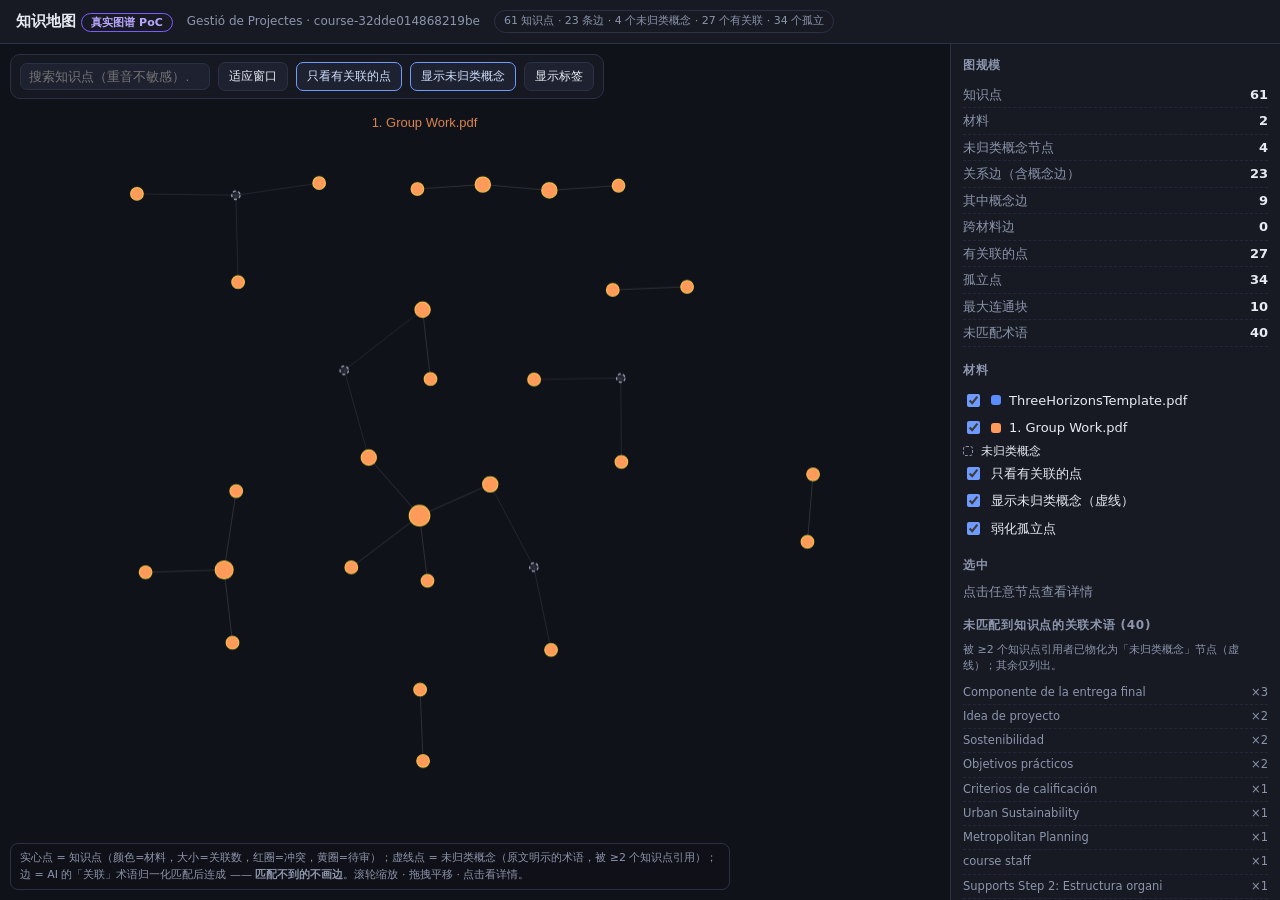
<file: reports/km-map-gestio-graph.html>
<!DOCTYPE html>
<html lang="zh-CN">
<head>
<meta charset="utf-8">
<meta name="viewport" content="width=device-width, initial-scale=1">
<title>知识地图（真实图谱 PoC）</title>
<style>
  :root{--bg:#101219;--panel:#171a23;--panel2:#1e2230;--line:#2b3145;--fg:#e7eaf3;
    --muted:#8c95ac;--accent:#6f9bff;--warn:#f2c14b;--bad:#ff6b6b}
  *{box-sizing:border-box}
  html,body{margin:0;height:100%;background:var(--bg);color:var(--fg);
    font:13px/1.5 "Segoe UI","Microsoft YaHei",system-ui,sans-serif}
  #app{display:flex;flex-direction:column;height:100%}
  header{display:flex;align-items:center;gap:14px;padding:10px 16px;background:var(--panel);
    border-bottom:1px solid var(--line);flex-wrap:wrap}
  header h1{font-size:15px;margin:0;font-weight:600}
  header .sub{color:var(--muted);font-size:12px}
  .badge{border:1px solid var(--line);border-radius:999px;padding:2px 9px;color:var(--muted);font-size:11px}
  .badge.poc{border-color:#7a5cff;color:#b9a6ff}
  main{position:relative;flex:1;display:flex;min-height:0}
  #stage{position:relative;flex:1;min-width:0}
  canvas{display:block;width:100%;height:100%;cursor:grab}
  canvas.dragging{cursor:grabbing}
  aside{width:330px;border-left:1px solid var(--line);background:var(--panel);overflow:auto;
    padding:12px;flex:none}
  aside h2{font-size:12px;text-transform:uppercase;letter-spacing:.06em;color:var(--muted);margin:14px 0 8px}
  aside h2:first-child{margin-top:0}
  .stat{display:flex;justify-content:space-between;padding:3px 0;border-bottom:1px dashed #232839}
  .stat b{font-weight:600}
  .stat span{color:var(--muted)}
  label.row{display:flex;align-items:center;gap:8px;padding:4px 0;cursor:pointer;user-select:none}
  label.row input{accent-color:var(--accent)}
  .sw{width:10px;height:10px;border-radius:3px;flex:none}
  .sw.dash{background:transparent;border:1.5px dashed var(--muted)}
  .toolbar{position:absolute;top:10px;left:10px;display:flex;gap:8px;align-items:center;
    background:rgba(23,26,35,.92);border:1px solid var(--line);border-radius:10px;padding:7px 9px;
    backdrop-filter:blur(6px);flex-wrap:wrap;max-width:calc(100% - 20px)}
  .toolbar input[type=search]{background:var(--panel2);border:1px solid var(--line);color:var(--fg);
    border-radius:7px;padding:5px 8px;width:190px;outline:none}
  .toolbar input[type=search]:focus{border-color:var(--accent)}
  button{background:var(--panel2);border:1px solid var(--line);color:var(--fg);border-radius:7px;
    padding:5px 10px;cursor:pointer;font-size:12px}
  button:hover{border-color:var(--accent)}
  button.on{border-color:var(--accent);color:#cfe0ff}
  .hint{position:absolute;bottom:10px;left:10px;color:var(--muted);font-size:11px;
    background:rgba(16,18,25,.88);border:1px solid var(--line);border-radius:8px;padding:6px 9px;
    max-width:min(720px,calc(100% - 20px))}
  #tip{position:absolute;pointer-events:none;background:#0b0d13;border:1px solid var(--line);
    border-radius:8px;padding:7px 9px;font-size:12px;max-width:360px;display:none;z-index:5}
  #tip .t{font-weight:600;margin-bottom:3px}
  #tip .m{color:var(--muted);font-size:11px}
  .legend .item{display:flex;align-items:center;gap:8px;font-size:12px}
  ul.plain{list-style:none;margin:0;padding:0}
  ul.plain li{padding:3px 0;border-bottom:1px dashed #232839;color:var(--muted);font-size:11.5px;
    display:flex;justify-content:space-between;gap:8px}
  #detail .t{font-weight:600;margin-bottom:6px}
  #detail .kv{display:flex;gap:6px;font-size:12px;padding:2px 0}
  #detail .kv span:first-child{color:var(--muted);min-width:64px}
  .pill{display:inline-block;border-radius:999px;padding:1px 8px;font-size:11px;border:1px solid var(--line)}
  .pill.ok{border-color:#2f6b4f;color:#5fd39a}
  .pill.warn{border-color:#6b5a2f;color:var(--warn)}
  .pill.bad{border-color:#6b2f2f;color:var(--bad)}
  .loading{position:absolute;inset:0;display:flex;align-items:center;justify-content:center;
    color:var(--muted);background:var(--bg);z-index:9}
</style>
</head>
<body>
<div id="app">
  <header>
    <h1>知识地图 <span class="badge poc">真实图谱 PoC</span></h1>
    <span class="sub" id="courseLabel"></span>
    <span class="badge" id="hdrStats"></span>
  </header>
  <main>
    <div id="stage">
      <canvas id="cv"></canvas>
      <div class="toolbar">
        <input type="search" id="q" placeholder="搜索知识点（重音不敏感）…">
        <button id="btnFit">适应窗口</button>
        <button id="btnLinked">只看有关联的点</button>
        <button id="btnConcepts" class="on">显示未归类概念</button>
        <button id="btnLabels">显示标签</button>
      </div>
      <div class="hint" id="hint"></div>
      <div id="tip"></div>
      <div class="loading" id="loading">正在计算布局…</div>
    </div>
    <aside>
      <h2>图规模</h2><div id="stats"></div>
      <h2>材料</h2><div id="filters" class="legend"></div>
      <label class="row"><input type="checkbox" id="cbLinked">只看有关联的点</label>
      <label class="row"><input type="checkbox" id="cbConcepts" checked>显示未归类概念（虚线）</label>
      <label class="row"><input type="checkbox" id="cbDim" checked>弱化孤立点</label>
      <h2>选中</h2><div id="detail" style="color:var(--muted)">点击任意节点查看详情</div>
      <h2>未匹配到知识点的关联术语 <span id="unresCount"></span></h2>
      <div style="color:var(--muted);font-size:11px;margin-bottom:6px">
        被 ≥2 个知识点引用者已物化为「未归类概念」节点（虚线）；其余仅列出。</div>
      <ul class="plain" id="unres"></ul>
    </aside>
  </main>
</div>
<script>
const DATA = {"courseId": "course-32dde014868219be", "label": "Gestió de Projectes", "materials": [{"id": "mat-5441e3e176abde8932be3856", "name": "ThreeHorizonsTemplate.pdf"}, {"id": "mat-f7f2766792b36d25582a86f7", "name": "1. Group Work.pdf"}], "nodes": [{"i": 0, "id": "aikp-06d64f6880f7bf61", "t": "Gobernanza y comunicación", "m": 1, "s": "supported", "r": "pending", "g": "ai", "d": 0, "e": 1, "k": "kp"}, {"i": 1, "id": "aikp-0d409c5b5848e98f", "t": "Reglas de evaluación: Nota mínima", "m": 1, "s": "supported", "r": "pending", "g": "ai", "d": 0, "e": 1, "k": "kp"}, {"i": 2, "id": "aikp-10c78979ffbc01f1", "t": "Option 2: Metropolitan Focus", "m": 1, "s": "supported", "r": "pending", "g": "ai", "d": 2, "e": 1, "k": "kp"}, {"i": 3, "id": "aikp-2912af21d4743867", "t": "Instructor Contact and Identity", "m": 1, "s": "supported", "r": "pending", "g": "ai", "d": 0, "e": 1, "k": "kp"}, {"i": 4, "id": "aikp-2a678a695b87510c", "t": "Gestión de stakeholders y gobernanza", "m": 1, "s": "supported", "r": "pending", "g": "ai", "d": 0, "e": 1, "k": "kp"}, {"i": 5, "id": "aikp-2aa8778126471ff5", "t": "Dashboard de gestión de biblioteca de las cosas", "m": 1, "s": "supported", "r": "pending", "g": "ai", "d": 0, "e": 1, "k": "kp"}, {"i": 6, "id": "aikp-2bcd4e5b234fd2e3", "t": "Formato de entrega: Presentación oral", "m": 1, "s": "supported", "r": "pending", "g": "ai", "d": 1, "e": 1, "k": "kp"}, {"i": 7, "id": "aikp-2dbd96603082bc67", "t": "Proyecto Biblioteca de las cosas del CircuLab", "m": 1, "s": "supported", "r": "pending", "g": "ai", "d": 0, "e": 1, "k": "kp"}, {"i": 8, "id": "aikp-33267eb8952729b3", "t": "Componentes de la propuesta final", "m": 1, "s": "supported", "r": "pending", "g": "ai", "d": 1, "e": 1, "k": "kp"}, {"i": 9, "id": "aikp-354c863b3e431510", "t": "Dashboard con Barcelona Open Data", "m": 1, "s": "supported", "r": "pending", "g": "ai", "d": 0, "e": 1, "k": "kp"}, {"i": 10, "id": "aikp-372c381daeb8b478", "t": "Regla de uso de Inteligencia Artificial", "m": 1, "s": "supported", "r": "pending", "g": "ai", "d": 0, "e": 1, "k": "kp"}, {"i": 11, "id": "aikp-3b8b4ee4a6737dca", "t": "Estudio de residuos de café en UAB", "m": 1, "s": "supported", "r": "pending", "g": "ai", "d": 0, "e": 1, "k": "kp"}, {"i": 12, "id": "aikp-446be60c71030d21", "t": "Objetivos teóricos de gestión urbana", "m": 1, "s": "supported", "r": "pending", "g": "ai", "d": 4, "e": 1, "k": "kp"}, {"i": 13, "id": "aikp-47aa94482deb0be7", "t": "UAB Campus as Living Laboratory", "m": 1, "s": "supported", "r": "pending", "g": "ai", "d": 1, "e": 1, "k": "kp"}, {"i": 14, "id": "aikp-4a9ffda082ffe15f", "t": "Prototipo o demostrador", "m": 1, "s": "supported", "r": "pending", "g": "ai", "d": 1, "e": 1, "k": "kp"}, {"i": 15, "id": "aikp-4ac2a6fa447dc3e6", "t": "Formatos de entrega final", "m": 1, "s": "supported", "r": "pending", "g": "ai", "d": 0, "e": 1, "k": "kp"}, {"i": 16, "id": "aikp-527713bc09a1cc8a", "t": "Dashboard de carsharing con IA", "m": 1, "s": "supported", "r": "pending", "g": "ai", "d": 1, "e": 1, "k": "kp"}, {"i": 17, "id": "aikp-5331c285ec78cd66", "t": "Prototipo o demostrador", "m": 1, "s": "supported", "r": "pending", "g": "ai", "d": 2, "e": 1, "k": "kp"}, {"i": 18, "id": "aikp-557bc4a0708a33ed", "t": "Formato de entrega: Prototipo", "m": 1, "s": "supported", "r": "pending", "g": "ai", "d": 1, "e": 1, "k": "kp"}, {"i": 19, "id": "aikp-6ebd6617a0c9225b", "t": "Definición del reto y proyecto", "m": 1, "s": "supported", "r": "pending", "g": "ai", "d": 1, "e": 1, "k": "kp"}, {"i": 20, "id": "aikp-82162bb1f1cc0425", "t": "Two Territorial Scales for Groups", "m": 1, "s": "supported", "r": "pending", "g": "ai", "d": 0, "e": 1, "k": "kp"}, {"i": 21, "id": "aikp-822412e1ae487e71", "t": "UAB Campus Project Sectors", "m": 1, "s": "supported", "r": "pending", "g": "ai", "d": 0, "e": 1, "k": "kp"}, {"i": 22, "id": "aikp-83a8d05caad1466b", "t": "Análisis de costes y riesgos", "m": 1, "s": "supported", "r": "pending", "g": "ai", "d": 0, "e": 1, "k": "kp"}, {"i": 23, "id": "aikp-85357c4db89adb6a", "t": "Herramientas prácticas de gestión", "m": 1, "s": "supported", "r": "pending", "g": "ai", "d": 0, "e": 1, "k": "kp"}, {"i": 24, "id": "aikp-871a9381357c46e8", "t": "Group Work Modalities", "m": 1, "s": "supported", "r": "pending", "g": "ai", "d": 1, "e": 1, "k": "kp"}, {"i": 25, "id": "aikp-8c18607609a723b9", "t": "Coherencia de la propuesta", "m": 1, "s": "supported", "r": "pending", "g": "ai", "d": 0, "e": 1, "k": "kp"}, {"i": 26, "id": "aikp-90543c232b9de672", "t": "Formato de entrega: Propuesta escrita", "m": 1, "s": "supported", "r": "pending", "g": "ai", "d": 1, "e": 1, "k": "kp"}, {"i": 27, "id": "aikp-95b4e9532647d6b7", "t": "Conexión con límites planetarios y economía", "m": 1, "s": "supported", "r": "pending", "g": "ai", "d": 1, "e": 1, "k": "kp"}, {"i": 28, "id": "aikp-992b1f018b7e736b", "t": "Example Sectors for Campus", "m": 1, "s": "supported", "r": "pending", "g": "ai", "d": 1, "e": 1, "k": "kp"}, {"i": 29, "id": "aikp-9c324f507a4d98a3", "t": "Objetivo de proyecto estratégico", "m": 1, "s": "supported", "r": "pending", "g": "ai", "d": 0, "e": 1, "k": "kp"}, {"i": 30, "id": "aikp-a1487c17598fbc9c", "t": "Evaluación de huerto urbano", "m": 1, "s": "supported", "r": "pending", "g": "ai", "d": 1, "e": 1, "k": "kp"}, {"i": 31, "id": "aikp-a4fa01a5367f7496", "t": "Example Sectors for Metropolitan", "m": 1, "s": "supported", "r": "pending", "g": "ai", "d": 2, "e": 1, "k": "kp"}, {"i": 32, "id": "aikp-a6d83ac4ce3feae2", "t": "Análisis de costes, riesgos e impacto", "m": 1, "s": "supported", "r": "pending", "g": "ai", "d": 0, "e": 1, "k": "kp"}, {"i": 33, "id": "aikp-aac58e791fa2b7d1", "t": "Gestión de proyectos como competencia", "m": 1, "s": "supported", "r": "pending", "g": "ai", "d": 1, "e": 1, "k": "kp"}, {"i": 34, "id": "aikp-abc329470f1d6b29", "t": "Nota mínima de evaluación", "m": 1, "s": "supported", "r": "pending", "g": "ai", "d": 0, "e": 1, "k": "kp"}, {"i": 35, "id": "aikp-adcf24c6960104d5", "t": "Herramientas de gestión de proyectos", "m": 1, "s": "supported", "r": "pending", "g": "ai", "d": 1, "e": 1, "k": "kp"}, {"i": 36, "id": "aikp-b11805d8b498450b", "t": "Criterio de coherencia de la propuesta", "m": 1, "s": "supported", "r": "pending", "g": "ai", "d": 0, "e": 1, "k": "kp"}, {"i": 37, "id": "aikp-b8b449900bb57338", "t": "Dashboard de carsharing no-code", "m": 1, "s": "supported", "r": "pending", "g": "ai", "d": 0, "e": 1, "k": "kp"}, {"i": 38, "id": "aikp-bcbd6cf1afce65d6", "t": "Objetivo general del trabajo en grupo", "m": 1, "s": "supported", "r": "pending", "g": "ai", "d": 1, "e": 1, "k": "kp"}, {"i": 39, "id": "aikp-c1c7970564043d23", "t": "Instructor Academic Qualifications", "m": 1, "s": "supported", "r": "pending", "g": "ai", "d": 0, "e": 1, "k": "kp"}, {"i": 40, "id": "aikp-c2ef89a01bf1473a", "t": "Aprovechamiento de residuos de café", "m": 1, "s": "supported", "r": "pending", "g": "ai", "d": 2, "e": 1, "k": "kp"}, {"i": 41, "id": "aikp-c32eefbbe835ab83", "t": "Definición del reto y contexto", "m": 1, "s": "supported", "r": "pending", "g": "ai", "d": 2, "e": 1, "k": "kp"}, {"i": 42, "id": "aikp-c8eb0c291fbb30a7", "t": "Diseño y plan de gestión", "m": 1, "s": "supported", "r": "pending", "g": "ai", "d": 1, "e": 1, "k": "kp"}, {"i": 43, "id": "aikp-cffd9431af1a18ba", "t": "Group Work Session Date", "m": 1, "s": "supported", "r": "pending", "g": "ai", "d": 0, "e": 1, "k": "kp"}, {"i": 44, "id": "aikp-d2e5cf736ab252e8", "t": "Entrega final del proyecto", "m": 1, "s": "supported", "r": "pending", "g": "ai", "d": 1, "e": 1, "k": "kp"}, {"i": 45, "id": "aikp-d729368d3a386cb6", "t": "Barcelona Metropolitan Scale", "m": 1, "s": "supported", "r": "pending", "g": "ai", "d": 1, "e": 1, "k": "kp"}, {"i": 46, "id": "aikp-da5e56cb8d058efe", "t": "Uso de Inteligencia Artificial", "m": 1, "s": "supported", "r": "pending", "g": "ai", "d": 1, "e": 1, "k": "kp"}, {"i": 47, "id": "aikp-db93bb43e4767e8b", "t": "Option 1: UAB Campus Focus", "m": 1, "s": "supported", "r": "pending", "g": "ai", "d": 3, "e": 1, "k": "kp"}, {"i": 48, "id": "aikp-dc8f855374be7939", "t": "Pregunta del objetivo de proyecto", "m": 1, "s": "supported", "r": "pending", "g": "ai", "d": 0, "e": 1, "k": "kp"}, {"i": 49, "id": "aikp-e2c4d1b7a91986cf", "t": "Propuesta abierta de ideas grupales", "m": 1, "s": "supported", "r": "pending", "g": "ai", "d": 0, "e": 1, "k": "kp"}, {"i": 50, "id": "aikp-e38a6447c162bdf5", "t": "Course Context", "m": 1, "s": "supported", "r": "pending", "g": "ai", "d": 0, "e": 1, "k": "kp"}, {"i": 51, "id": "aikp-e5d433cef5f83f2c", "t": "Group Work Assignment Details", "m": 1, "s": "supported", "r": "pending", "g": "ai", "d": 0, "e": 1, "k": "kp"}, {"i": 52, "id": "aikp-e924572e8bcacaa9", "t": "Dashboard con Barcelona Open Data", "m": 1, "s": "supported", "r": "pending", "g": "ai", "d": 0, "e": 1, "k": "kp"}, {"i": 53, "id": "aikp-ea2f324a2b4fb5af", "t": "Evaluación de huerto urbano en UAB", "m": 1, "s": "supported", "r": "pending", "g": "ai", "d": 0, "e": 1, "k": "kp"}, {"i": 54, "id": "aikp-faf114c0be71b463", "t": "Metropolitan Project Sectors", "m": 1, "s": "supported", "r": "pending", "g": "ai", "d": 1, "e": 1, "k": "kp"}, {"i": 55, "id": "kp-14c8a69d53330375", "t": "MODALIDADES: DOS ESCALAS TERRITORIALES", "m": 1, "s": "supported", "r": "pending", "g": "det", "d": 0, "e": 1, "k": "kp"}, {"i": 56, "id": "kp-17d9e6730ff9851b", "t": "OBJETIVOS DEL TRABAJO EN GRUPO", "m": 1, "s": "supported", "r": "pending", "g": "det", "d": 0, "e": 1, "k": "kp"}, {"i": 57, "id": "kp-6f08ef74bb6a0131", "t": "GESTIÓN DE PROYECTOS", "m": 1, "s": "supported", "r": "pending", "g": "det", "d": 0, "e": 1, "k": "kp"}, {"i": 58, "id": "kp-7de39684ca65a617", "t": "PRESENTACIÓN FINAL Y EVALUACIÓN", "m": 1, "s": "supported", "r": "pending", "g": "det", "d": 0, "e": 1, "k": "kp"}, {"i": 59, "id": "kp-87cbf3c71f34effa", "t": "EJEMPLOS DE PROYECTO", "m": 1, "s": "supported", "r": "pending", "g": "det", "d": 0, "e": 1, "k": "kp"}, {"i": 60, "id": "kp-cd6dc558772464bd", "t": "PASOS PRINCIPALES DEL PROYECTO FINAL", "m": 1, "s": "supported", "r": "pending", "g": "det", "d": 0, "e": 1, "k": "kp"}, {"i": 61, "id": "concept:componente de la entrega final", "t": "Componente de la entrega final", "m": 1, "s": "unclassified", "r": "", "g": "concept", "d": 3, "e": 0, "k": "concept"}, {"i": 62, "id": "concept:idea de proyecto", "t": "Idea de proyecto", "m": 1, "s": "unclassified", "r": "", "g": "concept", "d": 2, "e": 0, "k": "concept"}, {"i": 63, "id": "concept:objetivos practicos", "t": "Objetivos prácticos", "m": 1, "s": "unclassified", "r": "", "g": "concept", "d": 2, "e": 0, "k": "concept"}, {"i": 64, "id": "concept:sostenibilidad", "t": "Sostenibilidad", "m": 1, "s": "unclassified", "r": "", "g": "concept", "d": 2, "e": 0, "k": "concept"}], "edges": [["aikp-47aa94482deb0be7", "aikp-db93bb43e4767e8b"], ["aikp-527713bc09a1cc8a", "aikp-da5e56cb8d058efe"], ["aikp-4a9ffda082ffe15f", "aikp-5331c285ec78cd66"], ["aikp-6ebd6617a0c9225b", "aikp-c8eb0c291fbb30a7"], ["aikp-871a9381357c46e8", "aikp-db93bb43e4767e8b"], ["aikp-446be60c71030d21", "aikp-95b4e9532647d6b7"], ["aikp-992b1f018b7e736b", "aikp-db93bb43e4767e8b"], ["aikp-10c78979ffbc01f1", "aikp-a4fa01a5367f7496"], ["aikp-446be60c71030d21", "aikp-aac58e791fa2b7d1"], ["aikp-446be60c71030d21", "aikp-c2ef89a01bf1473a"], ["aikp-446be60c71030d21", "aikp-c32eefbbe835ab83"], ["aikp-33267eb8952729b3", "aikp-d2e5cf736ab252e8"], ["aikp-10c78979ffbc01f1", "aikp-d729368d3a386cb6"], ["aikp-a4fa01a5367f7496", "aikp-faf114c0be71b463"], ["aikp-2bcd4e5b234fd2e3", "concept:componente de la entrega final"], ["aikp-557bc4a0708a33ed", "concept:componente de la entrega final"], ["aikp-90543c232b9de672", "concept:componente de la entrega final"], ["aikp-5331c285ec78cd66", "concept:idea de proyecto"], ["aikp-c32eefbbe835ab83", "concept:idea de proyecto"], ["aikp-adcf24c6960104d5", "concept:objetivos practicos"], ["aikp-bcbd6cf1afce65d6", "concept:objetivos practicos"], ["aikp-a1487c17598fbc9c", "concept:sostenibilidad"], ["aikp-c2ef89a01bf1473a", "concept:sostenibilidad"]], "stats": {"kp": 61, "materials": 2, "edges": 23, "concepts": 4, "concept_edges": 9, "term_instances": 73, "linked": 27, "isolated": 34, "cross": 0, "components": 42, "biggest_component": 10, "unresolved_unique": 40}, "unresolved": [["Componente de la entrega final", 3], ["Idea de proyecto", 2], ["Sostenibilidad", 2], ["Objetivos prácticos", 2], ["Criterios de calificación", 1], ["Urban Sustainability", 1], ["Metropolitan Planning", 1], ["course staff", 1], ["Supports Step 2: Estructura organizativa", 1], ["CircuLab", 1], ["Gestión de inventario", 1], ["Relacionado con la gestión de inventario digital en campus", 1], ["Open Data", 1], ["Visualización de datos", 1], ["Restricción metodológica", 1], ["Relacionado con economía circular y upcycling", 1], ["Concrete output of Step 1: Idea de proyecto", 1], ["Requisitos de presentación", 1], ["No-code", 1], ["OPCIÓN 1", 1], ["OPCIÓN 2", 1], ["Option 2 - Barcelona y Área Metropolitana", 1], ["Criterio de evaluación", 1], ["Planificación urbana", 1], ["Integrates with Step 2: Plan de gestión", 1], ["Requisito de calidad del proyecto", 1], ["Relacionado con desarrollo sin código y automatización con IA", 1], ["Objetivos teóricos", 1], ["instructor background", 1], ["Depends on Step 1: Reto e idea de proyecto", 1], ["administrative detail", 1], ["sostenibilidad urbana", 1], ["Política de evaluación", 1], ["Sustainable Campus Development", 1], ["Living Laboratory", 1], ["Futuros urbanos justos", 1], ["Ciudades circulares y regenerativas", 1], ["course identification", 1], ["Relacionado con visualización de datos urbanos", 1], ["Incluye análisis técnico y económico de infraestructuras verdes", 1]]};
const MAT_COLORS = ["#5b8cff", "#ff9a5b", "#3ecf8e", "#c98bff", "#f2c14b"];
const STATUS_LABEL = {supported:"已支撑", unverified:"未校验", conflicted:"冲突", unclassified:"未归类概念"};
const GEN_LABEL = {ai:"AI 总结", det:"版面提取", concept:"未归类概念（原文明示，非知识点）"};

function lcg(seed){ let s = seed >>> 0; return function(){ s = (Math.imul(s,1664525)+1013904223)>>>0; return s/4294967296; }; }

const nodes = DATA.nodes, edges = DATA.edges, mats = DATA.materials;
const N = nodes.length, W = 1200, H = 820;
const isConcept = nodes.map(n => n.k === "concept");
const idIndex = new Map(); nodes.forEach((n,i)=>idIndex.set(n.id,i));
const adjIdx = new Map();
edges.forEach(([a,b])=>{
  const ia = idIndex.get(a), ib = idIndex.get(b);
  if (ia===undefined||ib===undefined) return;
  if(!adjIdx.has(ia)) adjIdx.set(ia,[]); if(!adjIdx.has(ib)) adjIdx.set(ib,[]);
  adjIdx.get(ia).push(ib); adjIdx.get(ib).push(ia);
});

// ---------- layout: per-material lobes (fixed centroids) + per-lobe force ----------
const rand = lcg(20261012);
const pos = new Float64Array(N*2), vel = new Float64Array(N*2);
const lobes = {};
mats.forEach((m,i)=>{ lobes[i] = { cx: 0, cy: 0, n: 0 }; });
nodes.forEach((n,i)=>{ const l = lobes[n.m >= 0 ? n.m : 0]; if(l){ l.n++; } });
const lk = Object.keys(lobes).map(Number);
const LOBE_R = Math.min(W,H) * 0.30;
lk.forEach((k, gi) => {
  const a = (gi / Math.max(1,lk.length)) * Math.PI*2 - Math.PI/2;
  lobes[k].cx = W/2 + Math.cos(a)*LOBE_R;
  lobes[k].cy = H/2 + Math.sin(a)*LOBE_R;
});
nodes.forEach((n,i)=>{
  const l = lobes[n.m >= 0 ? n.m : 0] || {cx:W/2, cy:H/2};
  const a = rand()*Math.PI*2, r = 20 + rand()*Math.min(120, 16*Math.sqrt(Math.max(1,l.n)));
  pos[i*2] = l.cx + Math.cos(a)*r; pos[i*2+1] = l.cy + Math.sin(a)*r;
});
const ITER = N > 260 ? 300 : 460;
for (let it=0; it<ITER; it++){
  const k = Math.sqrt((W*H)/Math.max(1,N)) * 0.5;
  const temp = 34*(1-it/ITER) + 1.5;
  const CELL = 70, grid = new Map();
  for (let i=0;i<N;i++){
    const gx = Math.floor(pos[i*2]/CELL), gy = Math.floor(pos[i*2+1]/CELL), key = gx+","+gy;
    if(!grid.has(key)) grid.set(key,[]); grid.get(key).push(i);
  }
  for (let i=0;i<N;i++){
    const gx = Math.floor(pos[i*2]/CELL), gy = Math.floor(pos[i*2+1]/CELL);
    for (let dx=-1;dx<=1;dx++) for (let dy=-1;dy<=1;dy++){
      const cell = grid.get((gx+dx)+","+(gy+dy)); if(!cell) continue;
      for (const j of cell){
        if (j<=i) continue;
        let vx = pos[i*2]-pos[j*2], vy = pos[i*2+1]-pos[j*2+1];
        let d2 = vx*vx+vy*vy; if (d2 < 1e-6){ vx=0.1; vy=0.1; d2=0.02; }
        const d = Math.sqrt(d2), f = (k*k)/d2;
        vx/=d; vy/=d;
        vel[i*2]+=vx*f; vel[i*2+1]+=vy*f; vel[j*2]-=vx*f; vel[j*2+1]-=vy*f;
      }
    }
  }
  edges.forEach(([a,b])=>{
    const ia = idIndex.get(a), ib = idIndex.get(b);
    if (ia===undefined||ib===undefined) return;
    let vx = pos[ib*2]-pos[ia*2], vy = pos[ib*2+1]-pos[ia*2+1];
    const d = Math.max(1e-3, Math.sqrt(vx*vx+vy*vy));
    const f = (d*d)/k * (isConcept[ia]||isConcept[ib] ? 0.12 : 0.30);
    vx/=d; vy/=d;
    vel[ia*2]+=vx*f; vel[ia*2+1]+=vy*f; vel[ib*2]-=vx*f; vel[ib*2+1]-=vy*f;
  });
  for (let i=0;i<N;i++){
    const l = lobes[nodes[i].m >= 0 ? nodes[i].m : 0] || {cx:W/2,cy:H/2};
    // strong lobe gravity keeps materials as distinct lobes; weak global centering
    vel[i*2]   += (l.cx - pos[i*2])   * 0.030 + (W/2 - pos[i*2])   * 0.0015;
    vel[i*2+1] += (l.cy - pos[i*2+1]) * 0.030 + (H/2 - pos[i*2+1]) * 0.0015;
    const m = Math.hypot(vel[i*2], vel[i*2+1]);
    if (m > temp){ vel[i*2]=vel[i*2]/m*temp; vel[i*2+1]=vel[i*2+1]/m*temp; }
    pos[i*2]+=vel[i*2]; pos[i*2+1]+=vel[i*2+1];
    vel[i*2]*=0.85; vel[i*2+1]*=0.85;
  }
}

// ---------- canvas ----------
const cv = document.getElementById("cv"), ctx = cv.getContext("2d");
let dpr = window.devicePixelRatio || 1;
const view = { x:0, y:0, k:1 };
let hover=-1, selected=-1, showLabels=false, onlyLinked=false, showConcepts=true, dimIsolated=true;
const matOn = new Set(mats.map((_,i)=>i));
let query = "";
const tip = document.getElementById("tip");

function visible(i){
  const n = nodes[i];
  if (n.m >= 0 && !matOn.has(n.m)) return false;
  if (!showConcepts && isConcept[i]) return false;
  if (onlyLinked && n.d === 0) return false;
  return true;
}
function resize(){
  dpr = window.devicePixelRatio || 1;
  cv.width = Math.max(1, Math.floor(cv.clientWidth*dpr));
  cv.height = Math.max(1, Math.floor(cv.clientHeight*dpr));
  draw();
}
window.addEventListener("resize", resize);
function fit(){
  let minx=1e9,maxx=-1e9,miny=1e9,maxy=-1e9;
  for (let i=0;i<N;i++){ if(!visible(i)) continue;
    minx=Math.min(minx,pos[i*2]); maxx=Math.max(maxx,pos[i*2]);
    miny=Math.min(miny,pos[i*2+1]); maxy=Math.max(maxy,pos[i*2+1]); }
  if (minx > maxx) return;
  const pad=50, cw=cv.width/dpr, ch=cv.height/dpr;
  view.k = Math.min(cw/(maxx-minx+pad*2), ch/(maxy-miny+pad*2));
  view.x = cw/2 - (minx+maxx)/2*view.k;
  view.y = ch/2 - (miny+maxy)/2*view.k;
  draw();
}
function draw(){
  ctx.setTransform(dpr,0,0,dpr,0,0);
  ctx.clearRect(0,0,cv.width,cv.height);
  const cw = cv.width/dpr, ch = cv.height/dpr;
  ctx.fillStyle="#101219"; ctx.fillRect(0,0,cw,ch);
  ctx.save(); ctx.translate(view.x, view.y); ctx.scale(view.k, view.k);

  const focusSet = new Set();
  const f = hover >= 0 ? hover : selected;
  if (f >= 0){ focusSet.add(f); (adjIdx.get(f)||[]).forEach(j=>focusSet.add(j)); }
  const hasFocus = focusSet.size > 0;

  ctx.lineWidth = 1/view.k;
  edges.forEach(([a,b])=>{
    const ia = idIndex.get(a), ib = idIndex.get(b);
    if (ia===undefined||ib===undefined) return;
    if (!visible(ia)||!visible(ib)) return;
    const inFocus = hasFocus && focusSet.has(ia) && focusSet.has(ib);
    const conceptEdge = isConcept[ia]||isConcept[ib];
    ctx.strokeStyle = inFocus ? "rgba(122,162,255,.95)"
      : (hasFocus ? "rgba(255,255,255,.04)"
        : conceptEdge ? "rgba(140,149,172,.16)" : "rgba(255,255,255,.13)");
    ctx.beginPath(); ctx.moveTo(pos[ia*2],pos[ia*2+1]); ctx.lineTo(pos[ib*2],pos[ib*2+1]); ctx.stroke();
  });

  for (let i=0;i<N;i++){
    if (!visible(i)) continue;
    const n = nodes[i], x = pos[i*2], y = pos[i*2+1];
    const dim = (hasFocus && !focusSet.has(i)) || (dimIsolated && n.d===0 && !hasFocus);
    ctx.globalAlpha = dim ? 0.20 : 1;
    const color = n.m >= 0 ? MAT_COLORS[n.m % MAT_COLORS.length] : "#8c95ac";
    if (isConcept[i]){
      const r = 4.2/view.k;
      ctx.beginPath(); ctx.arc(x,y,r,0,Math.PI*2);
      ctx.setLineDash([3/view.k, 2.4/view.k]); ctx.lineWidth = 1.3/view.k;
      ctx.strokeStyle = "#9aa3b8"; ctx.stroke(); ctx.setLineDash([]);
      ctx.fillStyle = "rgba(154,163,184,.14)"; ctx.fill();
    } else {
      const r = (3 + Math.min(9,n.d)*0.8) / Math.sqrt(view.k);
      ctx.beginPath(); ctx.arc(x,y,r,0,Math.PI*2); ctx.fillStyle = color; ctx.fill();
      if (n.s === "conflicted"){ ctx.lineWidth=1.7/view.k; ctx.strokeStyle="#ff6b6b"; ctx.stroke(); }
      else if (n.r === "pending"){ ctx.lineWidth=1.2/view.k; ctx.strokeStyle="#f2c14b"; ctx.stroke(); }
    }
    if (i === selected){ ctx.lineWidth=2/view.k; ctx.strokeStyle="#fff"; ctx.stroke(); }
    if (query && n.t.toLowerCase().indexOf(query) >= 0){
      ctx.lineWidth=2.2/view.k; ctx.strokeStyle="#7affc9"; ctx.stroke();
    }
    if (showLabels || i===hover || i===selected){
      ctx.font = (11/view.k)+"px 'Segoe UI',sans-serif"; ctx.fillStyle="#dfe4f2";
      ctx.fillText(n.t.slice(0,40), x + 6/view.k, y + 3.5/view.k);
    }
    ctx.globalAlpha = 1;
  }

  // lobe labels
  ctx.font = (13/view.k)+"px 'Segoe UI',sans-serif";
  mats.forEach((m,i)=>{
    const l = lobes[i]; if (!l || !l.n || !matOn.has(i)) return;
    ctx.fillStyle = MAT_COLORS[i % MAT_COLORS.length];
    ctx.globalAlpha = 0.85;
    ctx.fillText(m.name || m.id, l.cx - 60, l.cy - 118);
    ctx.globalAlpha = 1;
  });
  ctx.restore();
}
function pick(mx,my){
  const x=(mx-view.x)/view.k, y=(my-view.y)/view.k;
  let best=-1, bestD=12/view.k;
  for (let i=0;i<N;i++){
    if(!visible(i)) continue;
    const d=Math.hypot(pos[i*2]-x, pos[i*2+1]-y);
    if (d<bestD){ bestD=d; best=i; }
  }
  return best;
}
let dragging=false;
cv.addEventListener("mousemove",(e)=>{
  const rect=cv.getBoundingClientRect(), mx=e.clientX-rect.left, my=e.clientY-rect.top;
  if (dragging){ view.x+=e.movementX; view.y+=e.movementY; draw(); return; }
  const i=pick(mx,my);
  if (i!==hover){ hover=i; draw(); }
  if (i>=0){
    const n=nodes[i];
    tip.style.display="block";
    tip.style.left=Math.min(mx+14, rect.width-380)+"px"; tip.style.top=(my+14)+"px";
    tip.innerHTML='<div class="t">'+esc(n.t)+'</div><div class="m">'+
      (isConcept[i] ? '未归类概念（原文明示，非知识点）· 被 '+n.d+' 个知识点引用'
        : esc((mats[n.m]||{}).name||"未知材料")+' · 关联 '+n.d+' · 证据 '+n.e+' · '+
          esc(GEN_LABEL[n.g]||n.g)+' · '+esc(STATUS_LABEL[n.s]||n.s))+'</div>';
  } else tip.style.display="none";
});
cv.addEventListener("mousedown",()=>{ dragging=true; cv.classList.add("dragging"); });
window.addEventListener("mouseup",()=>{ dragging=false; cv.classList.remove("dragging"); });
cv.addEventListener("wheel",(e)=>{
  e.preventDefault();
  const rect=cv.getBoundingClientRect(), mx=e.clientX-rect.left, my=e.clientY-rect.top;
  const f = e.deltaY<0 ? 1.12 : 1/1.12;
  view.x = mx-(mx-view.x)*f; view.y = my-(my-view.y)*f; view.k*=f; draw();
},{passive:false});
cv.addEventListener("click",(e)=>{
  const rect=cv.getBoundingClientRect();
  selected = pick(e.clientX-rect.left, e.clientY-rect.top); draw(); renderDetail();
});
function esc(s){ return String(s).replace(/[&<>"]/g,c=>({"&":"&amp;","<":"&lt;",">":"&gt;",'"':"&quot;"}[c])); }

function renderStats(){
  const s = DATA.stats;
  document.getElementById("courseLabel").textContent = DATA.label+" · "+DATA.courseId;
  document.getElementById("hdrStats").textContent =
    s.kp+" 知识点 · "+s.edges+" 条边 · "+s.concepts+" 个未归类概念 · "+s.linked+" 个有关联 · "+s.isolated+" 个孤立";
  const rows=[["知识点",s.kp],["材料",s.materials],["未归类概念节点",s.concepts],
    ["关系边（含概念边）",s.edges],["其中概念边",s.concept_edges],
    ["跨材料边",s.cross],["有关联的点",s.linked],["孤立点",s.isolated],
    ["最大连通块",s.biggest_component],["未匹配术语",s.unresolved_unique]];
  document.getElementById("stats").innerHTML = rows.map(r=>
    '<div class="stat"><span>'+r[0]+'</span><b>'+r[1]+'</b></div>').join("");
  document.getElementById("hint").innerHTML =
    "实心点 = 知识点（颜色=材料，大小=关联数，红圈=冲突，黄圈=待审）；虚线点 = 未归类概念（原文明示的术语，被 ≥2 个知识点引用）；"+
    "边 = AI 的「关联」术语归一化匹配后连成 —— <b>匹配不到的不画边</b>。滚轮缩放 · 拖拽平移 · 点击看详情。";
}
function renderFilters(){
  document.getElementById("filters").innerHTML = mats.map((m,i)=>
    '<label class="row"><input type="checkbox" data-m="'+i+'" checked>'+
    '<span class="sw" style="background:'+MAT_COLORS[i%MAT_COLORS.length]+'"></span>'+
    esc(m.name||m.id)+'</label>').join("") +
    '<div class="item"><span class="sw dash"></span>未归类概念</div>';
  document.querySelectorAll("#filters input").forEach(cb=>cb.addEventListener("change",()=>{
    const i=Number(cb.dataset.m);
    if (cb.checked) matOn.add(i); else matOn.delete(i);
    draw();
  }));
}
function renderDetail(){
  const el=document.getElementById("detail");
  if (selected<0){ el.textContent="点击任意节点查看详情"; el.style.color="var(--muted)"; return; }
  const n=nodes[selected]; el.style.color="var(--fg)";
  const nb=(adjIdx.get(selected)||[]).map(j=>
    '<li><span>'+esc(nodes[j].t.slice(0,34))+'</span><span>'+
    (isConcept[j]?"概念":esc(((mats[nodes[j].m]||{}).name||"").slice(0,16)))+'</span></li>').join("");
  el.innerHTML =
    '<div class="t">'+esc(n.t)+'</div>'+
    (isConcept[selected]
      ? '<div class="kv"><span>类型</span><span class="pill warn">未归类概念</span></div>'+
        '<div class="kv"><span>引用它的点</span><span>'+n.d+' 个</span></div>'
      : '<div class="kv"><span>材料</span><span>'+esc((mats[n.m]||{}).name||"—")+'</span></div>'+
        '<div class="kv"><span>生成方式</span><span>'+esc(GEN_LABEL[n.g]||n.g)+'</span></div>'+
        '<div class="kv"><span>校验</span><span class="pill '+
          (n.s==="supported"?"ok":n.s==="conflicted"?"bad":"warn")+'">'+esc(STATUS_LABEL[n.s]||n.s)+'</span></div>'+
        '<div class="kv"><span>审核</span><span>'+esc(n.r||"—")+'</span></div>'+
        '<div class="kv"><span>证据</span><span>'+n.e+' 条</span></div>'+
        '<div class="kv"><span>关联</span><span>'+n.d+' 个</span></div>'+
        '<div class="kv"><span>ID</span><span style="font-size:11px">'+esc(n.id)+'</span></div>') +
    (nb ? '<div style="margin-top:8px;color:var(--muted);font-size:11px">相连的节点</div><ul class="plain">'+nb+'</ul>' : '');
}
function renderUnresolved(){
  document.getElementById("unresCount").textContent="("+DATA.stats.unresolved_unique+")";
  document.getElementById("unres").innerHTML = DATA.unresolved.slice(0,60).map(([t,c])=>
    '<li><span>'+esc(t.slice(0,34))+'</span><span>×'+c+'</span></li>').join("");
}
document.getElementById("btnFit").addEventListener("click", fit);
document.getElementById("btnLabels").addEventListener("click",(e)=>{
  showLabels=!showLabels; e.target.classList.toggle("on", showLabels); draw();
});
function setLinked(v){
  onlyLinked=v;
  document.getElementById("cbLinked").checked=v;
  document.getElementById("btnLinked").classList.toggle("on", v);
  if (v) fit(); else draw();
}
document.getElementById("btnLinked").addEventListener("click",()=>setLinked(!onlyLinked));
document.getElementById("cbLinked").addEventListener("change",(e)=>setLinked(e.target.checked));
document.getElementById("cbConcepts").addEventListener("change",(e)=>{ showConcepts=e.target.checked; draw(); });
document.getElementById("btnConcepts").addEventListener("click",(e)=>{
  showConcepts=!showConcepts; e.target.classList.toggle("on", showConcepts);
  document.getElementById("cbConcepts").checked=showConcepts; draw();
});
document.getElementById("cbDim").addEventListener("change",(e)=>{ dimIsolated=e.target.checked; draw(); });
document.getElementById("q").addEventListener("input",(e)=>{
  query=e.target.value.trim().toLowerCase();
  if (query){
    const i = nodes.findIndex(n=>n.t.toLowerCase().indexOf(query)>=0);
    if (i>=0){
      view.x=cv.width/dpr/2 - pos[i*2]*view.k; view.y=cv.height/dpr/2 - pos[i*2+1]*view.k;
      selected=i; renderDetail();
    }
  }
  draw();
});

renderStats(); renderFilters(); renderUnresolved();
document.getElementById("loading").style.display="none";
resize(); setLinked(true);
</script>
</body>
</html>
</file>
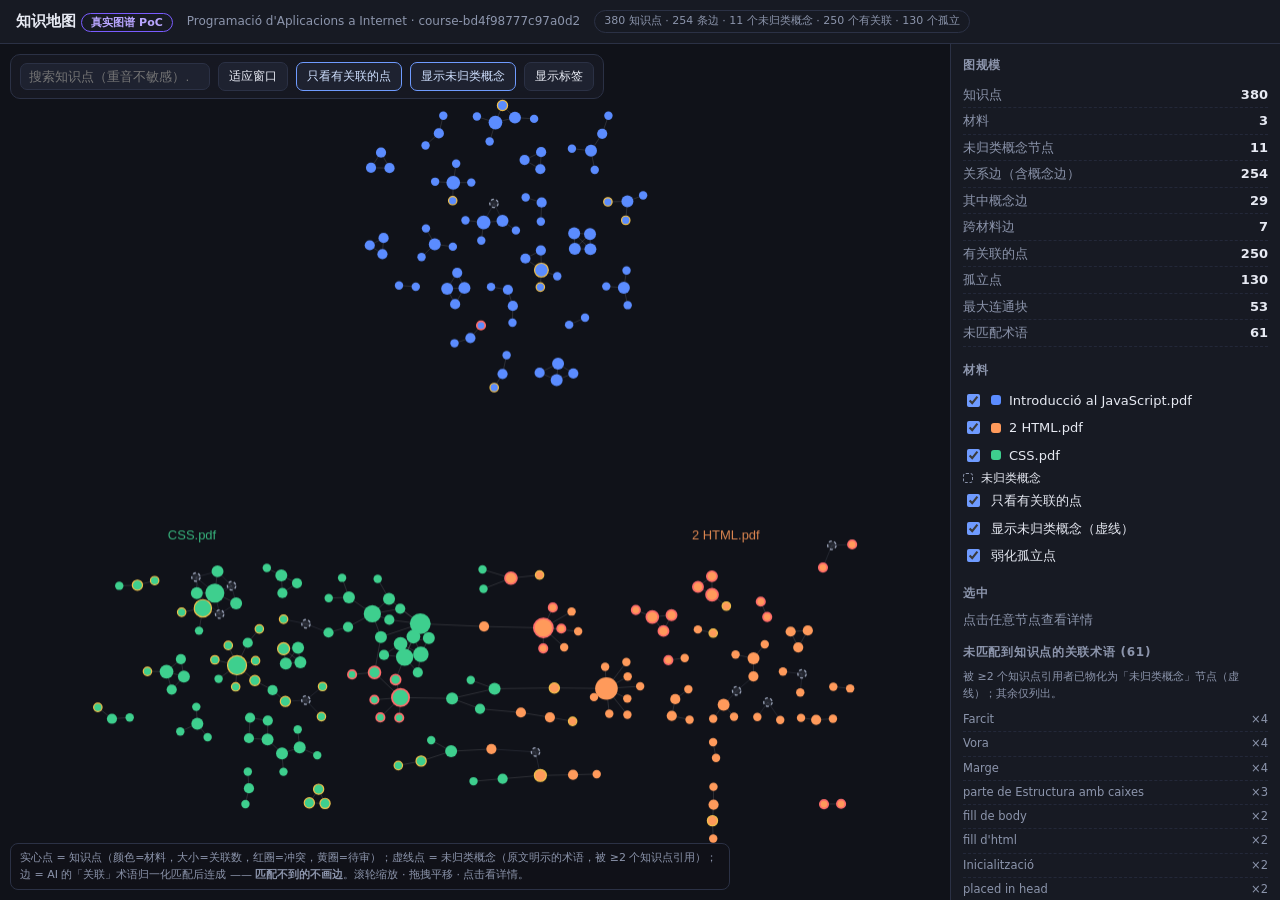
<file: reports/km-map-pai-graph.html>
<!DOCTYPE html>
<html lang="zh-CN">
<head>
<meta charset="utf-8">
<meta name="viewport" content="width=device-width, initial-scale=1">
<title>知识地图（真实图谱 PoC）</title>
<style>
  :root{--bg:#101219;--panel:#171a23;--panel2:#1e2230;--line:#2b3145;--fg:#e7eaf3;
    --muted:#8c95ac;--accent:#6f9bff;--warn:#f2c14b;--bad:#ff6b6b}
  *{box-sizing:border-box}
  html,body{margin:0;height:100%;background:var(--bg);color:var(--fg);
    font:13px/1.5 "Segoe UI","Microsoft YaHei",system-ui,sans-serif}
  #app{display:flex;flex-direction:column;height:100%}
  header{display:flex;align-items:center;gap:14px;padding:10px 16px;background:var(--panel);
    border-bottom:1px solid var(--line);flex-wrap:wrap}
  header h1{font-size:15px;margin:0;font-weight:600}
  header .sub{color:var(--muted);font-size:12px}
  .badge{border:1px solid var(--line);border-radius:999px;padding:2px 9px;color:var(--muted);font-size:11px}
  .badge.poc{border-color:#7a5cff;color:#b9a6ff}
  main{position:relative;flex:1;display:flex;min-height:0}
  #stage{position:relative;flex:1;min-width:0}
  canvas{display:block;width:100%;height:100%;cursor:grab}
  canvas.dragging{cursor:grabbing}
  aside{width:330px;border-left:1px solid var(--line);background:var(--panel);overflow:auto;
    padding:12px;flex:none}
  aside h2{font-size:12px;text-transform:uppercase;letter-spacing:.06em;color:var(--muted);margin:14px 0 8px}
  aside h2:first-child{margin-top:0}
  .stat{display:flex;justify-content:space-between;padding:3px 0;border-bottom:1px dashed #232839}
  .stat b{font-weight:600}
  .stat span{color:var(--muted)}
  label.row{display:flex;align-items:center;gap:8px;padding:4px 0;cursor:pointer;user-select:none}
  label.row input{accent-color:var(--accent)}
  .sw{width:10px;height:10px;border-radius:3px;flex:none}
  .sw.dash{background:transparent;border:1.5px dashed var(--muted)}
  .toolbar{position:absolute;top:10px;left:10px;display:flex;gap:8px;align-items:center;
    background:rgba(23,26,35,.92);border:1px solid var(--line);border-radius:10px;padding:7px 9px;
    backdrop-filter:blur(6px);flex-wrap:wrap;max-width:calc(100% - 20px)}
  .toolbar input[type=search]{background:var(--panel2);border:1px solid var(--line);color:var(--fg);
    border-radius:7px;padding:5px 8px;width:190px;outline:none}
  .toolbar input[type=search]:focus{border-color:var(--accent)}
  button{background:var(--panel2);border:1px solid var(--line);color:var(--fg);border-radius:7px;
    padding:5px 10px;cursor:pointer;font-size:12px}
  button:hover{border-color:var(--accent)}
  button.on{border-color:var(--accent);color:#cfe0ff}
  .hint{position:absolute;bottom:10px;left:10px;color:var(--muted);font-size:11px;
    background:rgba(16,18,25,.88);border:1px solid var(--line);border-radius:8px;padding:6px 9px;
    max-width:min(720px,calc(100% - 20px))}
  #tip{position:absolute;pointer-events:none;background:#0b0d13;border:1px solid var(--line);
    border-radius:8px;padding:7px 9px;font-size:12px;max-width:360px;display:none;z-index:5}
  #tip .t{font-weight:600;margin-bottom:3px}
  #tip .m{color:var(--muted);font-size:11px}
  .legend .item{display:flex;align-items:center;gap:8px;font-size:12px}
  ul.plain{list-style:none;margin:0;padding:0}
  ul.plain li{padding:3px 0;border-bottom:1px dashed #232839;color:var(--muted);font-size:11.5px;
    display:flex;justify-content:space-between;gap:8px}
  #detail .t{font-weight:600;margin-bottom:6px}
  #detail .kv{display:flex;gap:6px;font-size:12px;padding:2px 0}
  #detail .kv span:first-child{color:var(--muted);min-width:64px}
  .pill{display:inline-block;border-radius:999px;padding:1px 8px;font-size:11px;border:1px solid var(--line)}
  .pill.ok{border-color:#2f6b4f;color:#5fd39a}
  .pill.warn{border-color:#6b5a2f;color:var(--warn)}
  .pill.bad{border-color:#6b2f2f;color:var(--bad)}
  .loading{position:absolute;inset:0;display:flex;align-items:center;justify-content:center;
    color:var(--muted);background:var(--bg);z-index:9}
</style>
</head>
<body>
<div id="app">
  <header>
    <h1>知识地图 <span class="badge poc">真实图谱 PoC</span></h1>
    <span class="sub" id="courseLabel"></span>
    <span class="badge" id="hdrStats"></span>
  </header>
  <main>
    <div id="stage">
      <canvas id="cv"></canvas>
      <div class="toolbar">
        <input type="search" id="q" placeholder="搜索知识点（重音不敏感）…">
        <button id="btnFit">适应窗口</button>
        <button id="btnLinked">只看有关联的点</button>
        <button id="btnConcepts" class="on">显示未归类概念</button>
        <button id="btnLabels">显示标签</button>
      </div>
      <div class="hint" id="hint"></div>
      <div id="tip"></div>
      <div class="loading" id="loading">正在计算布局…</div>
    </div>
    <aside>
      <h2>图规模</h2><div id="stats"></div>
      <h2>材料</h2><div id="filters" class="legend"></div>
      <label class="row"><input type="checkbox" id="cbLinked">只看有关联的点</label>
      <label class="row"><input type="checkbox" id="cbConcepts" checked>显示未归类概念（虚线）</label>
      <label class="row"><input type="checkbox" id="cbDim" checked>弱化孤立点</label>
      <h2>选中</h2><div id="detail" style="color:var(--muted)">点击任意节点查看详情</div>
      <h2>未匹配到知识点的关联术语 <span id="unresCount"></span></h2>
      <div style="color:var(--muted);font-size:11px;margin-bottom:6px">
        被 ≥2 个知识点引用者已物化为「未归类概念」节点（虚线）；其余仅列出。</div>
      <ul class="plain" id="unres"></ul>
    </aside>
  </main>
</div>
<script>
const DATA = {"courseId": "course-bd4f98777c97a0d2", "label": "Programació d'Aplicacions a Internet", "materials": [{"id": "mat-15a8ab35ec46952a4b54a572", "name": "Introducció al JavaScript.pdf"}, {"id": "mat-b135191eb801d32fbcdeb6d2", "name": "2 HTML.pdf"}, {"id": "mat-c23c72d7d572602390ece9e4", "name": "CSS.pdf"}], "nodes": [{"i": 0, "id": "aikp-0088410cc7b959d4", "t": "Paragraph (p)", "m": 1, "s": "conflicted", "r": "confirmed", "g": "ai", "d": 0, "e": 1, "k": "kp"}, {"i": 1, "id": "aikp-0168c6a0aed567bc", "t": "Bloc de declaració", "m": 2, "s": "supported", "r": "confirmed", "g": "ai", "d": 5, "e": 1, "k": "kp"}, {"i": 2, "id": "aikp-01c8d805a0b6449e", "t": "Definició de cantonades amb CSS", "m": 2, "s": "supported", "r": "pending", "g": "ai", "d": 1, "e": 1, "k": "kp"}, {"i": 3, "id": "aikp-01d5be3b9d3d0dad", "t": "Títols de nivell 1 i nivell 2", "m": 1, "s": "conflicted", "r": "confirmed", "g": "ai", "d": 2, "e": 1, "k": "kp"}, {"i": 4, "id": "aikp-0348ce50d27d34ce", "t": "Paràgraf p", "m": 1, "s": "supported", "r": "confirmed", "g": "ai", "d": 1, "e": 1, "k": "kp"}, {"i": 5, "id": "aikp-0377b81806a6595b", "t": "Conversió implícita de cadena a número en operacions aritmètiques", "m": 0, "s": "unverified", "r": "confirmed", "g": "ai", "d": 0, "e": 1, "k": "kp"}, {"i": 6, "id": "aikp-04b48b501d9827cd", "t": "CSS Estructura amb Caixes", "m": 2, "s": "supported", "r": "pending", "g": "ai", "d": 3, "e": 1, "k": "kp"}, {"i": 7, "id": "aikp-0a3da312621f3686", "t": "Anchor link (a)", "m": 1, "s": "conflicted", "r": "confirmed", "g": "ai", "d": 0, "e": 1, "k": "kp"}, {"i": 8, "id": "aikp-0ab4f7dd40e8a6ca", "t": "Exemples de valors numèrics", "m": 0, "s": "unverified", "r": "confirmed", "g": "ai", "d": 1, "e": 1, "k": "kp"}, {"i": 9, "id": "aikp-0b36860b04fa8d4a", "t": "Propietat i valor", "m": 2, "s": "supported", "r": "confirmed", "g": "ai", "d": 4, "e": 2, "k": "kp"}, {"i": 10, "id": "aikp-0bfc117756f5c122", "t": "Operador d'assignació", "m": 0, "s": "unverified", "r": "confirmed", "g": "ai", "d": 1, "e": 1, "k": "kp"}, {"i": 11, "id": "aikp-0c124027905e7489", "t": "Etiqueta body per contingut visible", "m": 1, "s": "supported", "r": "confirmed", "g": "ai", "d": 0, "e": 1, "k": "kp"}, {"i": 12, "id": "aikp-0c695125e9f48122", "t": "Contingut", "m": 2, "s": "supported", "r": "confirmed", "g": "ai", "d": 7, "e": 1, "k": "kp"}, {"i": 13, "id": "aikp-0c7e09ef11528348", "t": "Text HTML", "m": 1, "s": "supported", "r": "confirmed", "g": "ai", "d": 9, "e": 1, "k": "kp"}, {"i": 14, "id": "aikp-0c9b9f31ab3eec75", "t": "Extensions i suport multi-llenguatge de Visual Studio Code", "m": 1, "s": "conflicted", "r": "confirmed", "g": "ai", "d": 1, "e": 1, "k": "kp"}, {"i": 15, "id": "aikp-0d65edc894b7d46a", "t": "Editor de codi i navegador per a nivell avançat", "m": 0, "s": "unverified", "r": "confirmed", "g": "ai", "d": 3, "e": 1, "k": "kp"}, {"i": 16, "id": "aikp-0d7a365a824d27c2", "t": "Propietat margin", "m": 2, "s": "supported", "r": "pending", "g": "ai", "d": 2, "e": 1, "k": "kp"}, {"i": 17, "id": "aikp-0e11d04aebc72d79", "t": "Float property for div positioning", "m": 2, "s": "supported", "r": "pending", "g": "ai", "d": 2, "e": 1, "k": "kp"}, {"i": 18, "id": "aikp-0edce75da279aea9", "t": "Recomanació: escriure el codi manualment", "m": 1, "s": "supported", "r": "confirmed", "g": "ai", "d": 1, "e": 1, "k": "kp"}, {"i": 19, "id": "aikp-0f0219e734306e9f", "t": "Operador major que (>)", "m": 0, "s": "unverified", "r": "confirmed", "g": "ai", "d": 2, "e": 1, "k": "kp"}, {"i": 20, "id": "aikp-0f0a9b966e85eb2c", "t": "Operadors de multiplicació i divisió", "m": 0, "s": "unverified", "r": "confirmed", "g": "ai", "d": 0, "e": 1, "k": "kp"}, {"i": 21, "id": "aikp-0f596e0988bedd07", "t": "Avantatge de la separació: flexibilitat multiplataforma", "m": 2, "s": "supported", "r": "confirmed", "g": "ai", "d": 1, "e": 1, "k": "kp"}, {"i": 22, "id": "aikp-0f6ebaa8d6bd4b1e", "t": "Declaració múltiple de variables", "m": 0, "s": "unverified", "r": "confirmed", "g": "ai", "d": 1, "e": 1, "k": "kp"}, {"i": 23, "id": "aikp-0fae9d693724da09", "t": "Selector CSS", "m": 2, "s": "supported", "r": "confirmed", "g": "ai", "d": 8, "e": 1, "k": "kp"}, {"i": 24, "id": "aikp-10b91047a5d271fa", "t": "Operadors especials", "m": 0, "s": "unverified", "r": "pending", "g": "ai", "d": 1, "e": 1, "k": "kp"}, {"i": 25, "id": "aikp-1265f3f651ca1842", "t": "Autor del document", "m": 1, "s": "supported", "r": "confirmed", "g": "ai", "d": 0, "e": 1, "k": "kp"}, {"i": 26, "id": "aikp-1278161dbf888a4b", "t": "HTML document structure", "m": 1, "s": "conflicted", "r": "confirmed", "g": "ai", "d": 0, "e": 1, "k": "kp"}, {"i": 27, "id": "aikp-149918c066e3be12", "t": "Operadors en JavaScript", "m": 0, "s": "unverified", "r": "confirmed", "g": "ai", "d": 2, "e": 1, "k": "kp"}, {"i": 28, "id": "aikp-168dab80c1d11df8", "t": "Operador mòdul (resta de divisió)", "m": 0, "s": "unverified", "r": "confirmed", "g": "ai", "d": 0, "e": 1, "k": "kp"}, {"i": 29, "id": "aikp-170edf7de7b273e8", "t": "Operador condicional", "m": 0, "s": "unverified", "r": "confirmed", "g": "ai", "d": 3, "e": 1, "k": "kp"}, {"i": 30, "id": "aikp-1750c9fdc5121f2e", "t": "Display Inline", "m": 2, "s": "supported", "r": "confirmed", "g": "ai", "d": 3, "e": 1, "k": "kp"}, {"i": 31, "id": "aikp-175f58361ed81c13", "t": "Propietat display de CSS", "m": 2, "s": "supported", "r": "confirmed", "g": "ai", "d": 0, "e": 1, "k": "kp"}, {"i": 32, "id": "aikp-188ea6de07b0c0e0", "t": "Estils encastats (CSS)", "m": 2, "s": "supported", "r": "confirmed", "g": "ai", "d": 2, "e": 1, "k": "kp"}, {"i": 33, "id": "aikp-18ba843ca1227f90", "t": "Exemples de concatenació implícita", "m": 0, "s": "unverified", "r": "confirmed", "g": "ai", "d": 1, "e": 1, "k": "kp"}, {"i": 34, "id": "aikp-18bf64e9f794c532", "t": "Tipus de dades numèriques", "m": 0, "s": "unverified", "r": "confirmed", "g": "ai", "d": 4, "e": 1, "k": "kp"}, {"i": 35, "id": "aikp-197ebe873a2c41ae", "t": "Regla d'estil per classe", "m": 2, "s": "supported", "r": "confirmed", "g": "ai", "d": 1, "e": 1, "k": "kp"}, {"i": 36, "id": "aikp-1ac4a0c35c52d048", "t": "CodePen com a eina d'edició online", "m": 1, "s": "conflicted", "r": "confirmed", "g": "ai", "d": 1, "e": 1, "k": "kp"}, {"i": 37, "id": "aikp-1ac6d1b46d0d4e58", "t": "Fitxers JavaScript externs", "m": 0, "s": "unverified", "r": "confirmed", "g": "ai", "d": 2, "e": 1, "k": "kp"}, {"i": 38, "id": "aikp-1c4bdd391cb99c54", "t": "Diferenciació estílística de paràgrafs", "m": 2, "s": "supported", "r": "confirmed", "g": "ai", "d": 3, "e": 1, "k": "kp"}, {"i": 39, "id": "aikp-1e0f10c5f27641a2", "t": "Display Block", "m": 2, "s": "supported", "r": "confirmed", "g": "ai", "d": 3, "e": 1, "k": "kp"}, {"i": 40, "id": "aikp-1e20da71a858d1db", "t": "Delimitadors de cadenes en JavaScript", "m": 0, "s": "unverified", "r": "confirmed", "g": "ai", "d": 2, "e": 1, "k": "kp"}, {"i": 41, "id": "aikp-1e37617895c5bde3", "t": "Autor del material", "m": 1, "s": "supported", "r": "pending", "g": "ai", "d": 0, "e": 1, "k": "kp"}, {"i": 42, "id": "aikp-1e7ce342e30910cb", "t": "Exercici de visualització display", "m": 2, "s": "supported", "r": "pending", "g": "ai", "d": 0, "e": 1, "k": "kp"}, {"i": 43, "id": "aikp-1f365c9992625d49", "t": "Regla CSS", "m": 2, "s": "supported", "r": "confirmed", "g": "ai", "d": 6, "e": 1, "k": "kp"}, {"i": 44, "id": "aikp-20adf6bc6b75df20", "t": "Separació de contingut i presentació", "m": 2, "s": "supported", "r": "confirmed", "g": "ai", "d": 2, "e": 1, "k": "kp"}, {"i": 45, "id": "aikp-2235ebae890130c1", "t": "Selector descendent CSS", "m": 2, "s": "supported", "r": "confirmed", "g": "ai", "d": 0, "e": 1, "k": "kp"}, {"i": 46, "id": "aikp-24590c68b0946bdc", "t": "Nom de l'assignatura", "m": 1, "s": "conflicted", "r": "confirmed", "g": "ai", "d": 0, "e": 1, "k": "kp"}, {"i": 47, "id": "aikp-24a29030c8216ad9", "t": "Etiqueta de paràgraf", "m": 1, "s": "conflicted", "r": "confirmed", "g": "ai", "d": 2, "e": 1, "k": "kp"}, {"i": 48, "id": "aikp-253a4ce048f7f8c1", "t": "Guia de JavaScript de MDN com a material de consulta", "m": 0, "s": "unverified", "r": "confirmed", "g": "ai", "d": 3, "e": 1, "k": "kp"}, {"i": 49, "id": "aikp-25efd4d61d2a629e", "t": "Etiqueta d'enllaç HTML <a>", "m": 1, "s": "supported", "r": "pending", "g": "ai", "d": 1, "e": 1, "k": "kp"}, {"i": 50, "id": "aikp-27a3be7e67240e5d", "t": "Estructura amb caixes CSS", "m": 2, "s": "supported", "r": "pending", "g": "ai", "d": 7, "e": 1, "k": "kp"}, {"i": 51, "id": "aikp-27b0c6bfebec9318", "t": "Codi CSS per a caixes", "m": 2, "s": "supported", "r": "pending", "g": "ai", "d": 0, "e": 1, "k": "kp"}, {"i": 52, "id": "aikp-27dd25b38947d6b0", "t": "Element body amb contingut visible", "m": 1, "s": "supported", "r": "confirmed", "g": "ai", "d": 1, "e": 1, "k": "kp"}, {"i": 53, "id": "aikp-27f80657b946ed5c", "t": "Etiqueta div", "m": 1, "s": "supported", "r": "confirmed", "g": "ai", "d": 2, "e": 1, "k": "kp"}, {"i": 54, "id": "aikp-2984de585fff9935", "t": "Primer Curs", "m": 0, "s": "unverified", "r": "confirmed", "g": "ai", "d": 0, "e": 1, "k": "kp"}, {"i": 55, "id": "aikp-29de118d0f1e6c39", "t": "Etiquetes contenidores HTML", "m": 1, "s": "supported", "r": "pending", "g": "ai", "d": 0, "e": 1, "k": "kp"}, {"i": 56, "id": "aikp-29ec7530e43da31e", "t": "Operadors d'increment i decrement", "m": 0, "s": "unverified", "r": "confirmed", "g": "ai", "d": 1, "e": 1, "k": "kp"}, {"i": 57, "id": "aikp-2a8c54b8a0a7e11b", "t": "Nombre del curso", "m": 2, "s": "supported", "r": "confirmed", "g": "ai", "d": 0, "e": 1, "k": "kp"}, {"i": 58, "id": "aikp-2ae56a7c785a0989", "t": "Formularis HTML", "m": 1, "s": "supported", "r": "confirmed", "g": "ai", "d": 0, "e": 1, "k": "kp"}, {"i": 59, "id": "aikp-2b3fffb108d30c4e", "t": "Contenido recomendado para <nav>", "m": 1, "s": "supported", "r": "pending", "g": "ai", "d": 1, "e": 1, "k": "kp"}, {"i": 60, "id": "aikp-2b62ed4da0e1b549", "t": "Comportament del navegador amb etiquetes HTML", "m": 1, "s": "supported", "r": "confirmed", "g": "ai", "d": 1, "e": 1, "k": "kp"}, {"i": 61, "id": "aikp-2c08699f60a98a91", "t": "Descendant selector", "m": 2, "s": "supported", "r": "confirmed", "g": "ai", "d": 3, "e": 1, "k": "kp"}, {"i": 62, "id": "aikp-2fe3cc3cc9e74abf", "t": "Modificació d'estils per defecte", "m": 2, "s": "supported", "r": "confirmed", "g": "ai", "d": 1, "e": 1, "k": "kp"}, {"i": 63, "id": "aikp-2fed1302e772656e", "t": "Aplicació de classe en HTML", "m": 2, "s": "supported", "r": "confirmed", "g": "ai", "d": 0, "e": 1, "k": "kp"}, {"i": 64, "id": "aikp-3094275126b4c80b", "t": "Sintaxi de l'etiqueta d'obertura", "m": 1, "s": "supported", "r": "confirmed", "g": "ai", "d": 1, "e": 1, "k": "kp"}, {"i": 65, "id": "aikp-311f5589baddfd7a", "t": "Exemples de conversió implícita en resta, multiplicació i divisió", "m": 0, "s": "unverified", "r": "confirmed", "g": "ai", "d": 0, "e": 1, "k": "kp"}, {"i": 66, "id": "aikp-32a81d06e8f1dc9f", "t": "Curso académico", "m": 2, "s": "supported", "r": "confirmed", "g": "ai", "d": 0, "e": 1, "k": "kp"}, {"i": 67, "id": "aikp-335d8f9d01aa92ab", "t": "Llistes no ordenades", "m": 1, "s": "conflicted", "r": "pending", "g": "ai", "d": 0, "e": 1, "k": "kp"}, {"i": 68, "id": "aikp-340ae45a26ea4b2c", "t": "Enllaços i contingut multimèdia HTML", "m": 1, "s": "supported", "r": "confirmed", "g": "ai", "d": 0, "e": 1, "k": "kp"}, {"i": 69, "id": "aikp-342694d8ff5ed221", "t": "Operador de desigualtat (!=)", "m": 0, "s": "unverified", "r": "confirmed", "g": "ai", "d": 3, "e": 1, "k": "kp"}, {"i": 70, "id": "aikp-34da52587379046b", "t": "Visualització al Navegador", "m": 2, "s": "supported", "r": "pending", "g": "ai", "d": 2, "e": 1, "k": "kp"}, {"i": 71, "id": "aikp-357dc4e4aaaf7381", "t": "Clear property for div positioning", "m": 2, "s": "supported", "r": "pending", "g": "ai", "d": 1, "e": 1, "k": "kp"}, {"i": 72, "id": "aikp-36514437f030ecca", "t": "Exemples de noms de variable no vàlids", "m": 0, "s": "unverified", "r": "confirmed", "g": "ai", "d": 1, "e": 1, "k": "kp"}, {"i": 73, "id": "aikp-36587fafd29a4eef", "t": "Professor responsable", "m": 1, "s": "conflicted", "r": "confirmed", "g": "ai", "d": 0, "e": 1, "k": "kp"}, {"i": 74, "id": "aikp-36e80cda714d8c33", "t": "Declaració DOCTYPE HTML5", "m": 1, "s": "supported", "r": "confirmed", "g": "ai", "d": 0, "e": 1, "k": "kp"}, {"i": 75, "id": "aikp-375bd336881bb6fa", "t": "Visual Studio Code com a editor de codi recomanat", "m": 1, "s": "conflicted", "r": "confirmed", "g": "ai", "d": 1, "e": 1, "k": "kp"}, {"i": 76, "id": "aikp-37f486d333b5260e", "t": "Selector d'ID en CSS", "m": 2, "s": "conflicted", "r": "confirmed", "g": "ai", "d": 2, "e": 1, "k": "kp"}, {"i": 77, "id": "aikp-393c1a583fc4bd19", "t": "Estructura de caixes CSS", "m": 2, "s": "supported", "r": "confirmed", "g": "ai", "d": 2, "e": 2, "k": "kp"}, {"i": 78, "id": "aikp-3a55ac391eddaf5f", "t": "Propietat clear trenca l'esquema de float", "m": 2, "s": "supported", "r": "confirmed", "g": "ai", "d": 0, "e": 1, "k": "kp"}, {"i": 79, "id": "aikp-3c657df15abc5216", "t": "Estructura del cos", "m": 1, "s": "supported", "r": "pending", "g": "ai", "d": 1, "e": 1, "k": "kp"}, {"i": 80, "id": "aikp-3cda666ab9ccdd17", "t": "Codi CSS", "m": 2, "s": "supported", "r": "pending", "g": "ai", "d": 2, "e": 1, "k": "kp"}, {"i": 81, "id": "aikp-3d3a417155e6235c", "t": "Enllaços (<a>) i atribut href", "m": 1, "s": "supported", "r": "confirmed", "g": "ai", "d": 3, "e": 1, "k": "kp"}, {"i": 82, "id": "aikp-3e3d9240d70f419a", "t": "Referències d'aprenentatge HTML", "m": 1, "s": "conflicted", "r": "confirmed", "g": "ai", "d": 1, "e": 1, "k": "kp"}, {"i": 83, "id": "aikp-3f8a53b4fe4a27f4", "t": "Atributs d'enllaç: etiqueta d'obertura, etiqueta de tancament, nom i valor d'atr", "m": 1, "s": "supported", "r": "confirmed", "g": "ai", "d": 1, "e": 1, "k": "kp"}, {"i": 84, "id": "aikp-4066dd97f5414459", "t": "Element title del document", "m": 1, "s": "supported", "r": "confirmed", "g": "ai", "d": 0, "e": 1, "k": "kp"}, {"i": 85, "id": "aikp-40d1cf9d263a510d", "t": "Selector de classe per element específic", "m": 2, "s": "supported", "r": "confirmed", "g": "ai", "d": 1, "e": 1, "k": "kp"}, {"i": 86, "id": "aikp-40da194ea1944971", "t": "Pasos per crear i visualitzar un arxiu HTML", "m": 1, "s": "supported", "r": "confirmed", "g": "ai", "d": 1, "e": 1, "k": "kp"}, {"i": 87, "id": "aikp-4208153cedde52b6", "t": "Valors d'atributs entre cometes", "m": 1, "s": "supported", "r": "confirmed", "g": "ai", "d": 1, "e": 1, "k": "kp"}, {"i": 88, "id": "aikp-43e48a4594adbc81", "t": "Operador menor que (<)", "m": 0, "s": "unverified", "r": "confirmed", "g": "ai", "d": 2, "e": 1, "k": "kp"}, {"i": 89, "id": "aikp-442c3b40bb850301", "t": "Operador NOT (negació)", "m": 0, "s": "unverified", "r": "confirmed", "g": "ai", "d": 1, "e": 1, "k": "kp"}, {"i": 90, "id": "aikp-446860b558f9a832", "t": "Relació entre JavaScript i Java", "m": 0, "s": "unverified", "r": "pending", "g": "ai", "d": 1, "e": 1, "k": "kp"}, {"i": 91, "id": "aikp-4508165f4cc998e3", "t": "Exemples de valors lògics", "m": 0, "s": "unverified", "r": "confirmed", "g": "ai", "d": 1, "e": 1, "k": "kp"}, {"i": 92, "id": "aikp-45a6fdf04ede3b5d", "t": "Estils en línia", "m": 2, "s": "supported", "r": "confirmed", "g": "ai", "d": 3, "e": 1, "k": "kp"}, {"i": 93, "id": "aikp-45af3694d78eeac3", "t": "Comportament de conversió implícita", "m": 0, "s": "unverified", "r": "confirmed", "g": "ai", "d": 2, "e": 1, "k": "kp"}, {"i": 94, "id": "aikp-45dc6559552815a1", "t": "Declaració explícita", "m": 0, "s": "unverified", "r": "confirmed", "g": "ai", "d": 4, "e": 1, "k": "kp"}, {"i": 95, "id": "aikp-45e2f979304559bd", "t": "Convenció de nomenclatura en majúscules", "m": 0, "s": "unverified", "r": "confirmed", "g": "ai", "d": 0, "e": 1, "k": "kp"}, {"i": 96, "id": "aikp-4715ae42947dd003", "t": "Operadors condicionals o de comparació", "m": 0, "s": "unverified", "r": "confirmed", "g": "ai", "d": 2, "e": 1, "k": "kp"}, {"i": 97, "id": "aikp-476446c5280e9b0d", "t": "Exemple estructura HTML amb elements semàntics", "m": 1, "s": "supported", "r": "confirmed", "g": "ai", "d": 0, "e": 1, "k": "kp"}, {"i": 98, "id": "aikp-47cda926fbe63f68", "t": "Etiquetes i atributs en minúscules", "m": 1, "s": "supported", "r": "confirmed", "g": "ai", "d": 1, "e": 1, "k": "kp"}, {"i": 99, "id": "aikp-47e7c68fa97486e6", "t": "Etiqueta img", "m": 1, "s": "supported", "r": "confirmed", "g": "ai", "d": 2, "e": 1, "k": "kp"}, {"i": 100, "id": "aikp-48b54c630bc4a0eb", "t": "Separació d'instruccions en JavaScript", "m": 0, "s": "unverified", "r": "confirmed", "g": "ai", "d": 3, "e": 1, "k": "kp"}, {"i": 101, "id": "aikp-49822ad98b921b6e", "t": "Operadors sobre bits", "m": 0, "s": "unverified", "r": "pending", "g": "ai", "d": 0, "e": 1, "k": "kp"}, {"i": 102, "id": "aikp-4991a3f770b003c0", "t": "Python Tutor per a principiants amb molts dubtes", "m": 0, "s": "unverified", "r": "confirmed", "g": "ai", "d": 3, "e": 1, "k": "kp"}, {"i": 103, "id": "aikp-4a9c4bfa4311151f", "t": "Propietat float", "m": 2, "s": "supported", "r": "confirmed", "g": "ai", "d": 3, "e": 1, "k": "kp"}, {"i": 104, "id": "aikp-4b8bd414983df4ba", "t": "Convenció de nomenclatura recomanada (camelCase)", "m": 0, "s": "unverified", "r": "confirmed", "g": "ai", "d": 0, "e": 1, "k": "kp"}, {"i": 105, "id": "aikp-4bd6ec7c15c1476a", "t": "Altres elements moderns HTML", "m": 1, "s": "supported", "r": "confirmed", "g": "ai", "d": 0, "e": 1, "k": "kp"}, {"i": 106, "id": "aikp-4bf3ffc9b63f0f8d", "t": "HTML amb CSS i JavaScript", "m": 1, "s": "supported", "r": "confirmed", "g": "ai", "d": 0, "e": 1, "k": "kp"}, {"i": 107, "id": "aikp-4c6affdefe21d47a", "t": "HTML <img> tag for embedding images", "m": 2, "s": "supported", "r": "confirmed", "g": "ai", "d": 2, "e": 1, "k": "kp"}, {"i": 108, "id": "aikp-4c77e03c89e2d6fe", "t": "W3Schools CSS", "m": 2, "s": "supported", "r": "confirmed", "g": "ai", "d": 1, "e": 1, "k": "kp"}, {"i": 109, "id": "aikp-4d999e57b9deda4d", "t": "Operador de desigualtat estricta (!==)", "m": 0, "s": "unverified", "r": "confirmed", "g": "ai", "d": 2, "e": 1, "k": "kp"}, {"i": 110, "id": "aikp-4da1711107c7d8dc", "t": "Estils CSS per defecte del navegador", "m": 2, "s": "supported", "r": "confirmed", "g": "ai", "d": 3, "e": 1, "k": "kp"}, {"i": 111, "id": "aikp-4e0307c5a675e897", "t": "Estructura amb caixes CSS", "m": 2, "s": "supported", "r": "confirmed", "g": "ai", "d": 1, "e": 1, "k": "kp"}, {"i": 112, "id": "aikp-4eabe5284f55c2b1", "t": "Taules HTML", "m": 1, "s": "supported", "r": "confirmed", "g": "ai", "d": 0, "e": 1, "k": "kp"}, {"i": 113, "id": "aikp-4ecd53dafdece37e", "t": "Selector de tipus", "m": 2, "s": "supported", "r": "confirmed", "g": "ai", "d": 2, "e": 1, "k": "kp"}, {"i": 114, "id": "aikp-504e78dfc1f73734", "t": "Regles d'estil per defecte del navegador per a h1, p, strong, em", "m": 2, "s": "supported", "r": "confirmed", "g": "ai", "d": 0, "e": 1, "k": "kp"}, {"i": 115, "id": "aikp-50bdb6f5b4386e36", "t": "Marc Esteve i Garcia", "m": 1, "s": "conflicted", "r": "pending", "g": "ai", "d": 0, "e": 1, "k": "kp"}, {"i": 116, "id": "aikp-5129e1c5e36d5e39", "t": "Exemples de noms de variable vàlids", "m": 0, "s": "unverified", "r": "confirmed", "g": "ai", "d": 1, "e": 1, "k": "kp"}, {"i": 117, "id": "aikp-5401c70baca29784", "t": "Agrupació de selectors", "m": 2, "s": "supported", "r": "confirmed", "g": "ai", "d": 2, "e": 1, "k": "kp"}, {"i": 118, "id": "aikp-5528e81ba59fd88d", "t": "Taula de precedència (13 nivells)", "m": 0, "s": "unverified", "r": "confirmed", "g": "ai", "d": 2, "e": 1, "k": "kp"}, {"i": 119, "id": "aikp-552f28978cecacf3", "t": "Exemple d'ús incorrecte d'id duplicat", "m": 2, "s": "conflicted", "r": "confirmed", "g": "ai", "d": 1, "e": 1, "k": "kp"}, {"i": 120, "id": "aikp-5538e75e2e79bbde", "t": "Tipus de dada cadena (string)", "m": 0, "s": "unverified", "r": "confirmed", "g": "ai", "d": 0, "e": 1, "k": "kp"}, {"i": 121, "id": "aikp-55a65662f40226dc", "t": "Head section with meta charset and title", "m": 1, "s": "supported", "r": "confirmed", "g": "ai", "d": 0, "e": 1, "k": "kp"}, {"i": 122, "id": "aikp-565a780293db8ab5", "t": "Sintaxi d'estils en línia", "m": 2, "s": "supported", "r": "confirmed", "g": "ai", "d": 1, "e": 1, "k": "kp"}, {"i": 123, "id": "aikp-5710348d051af338", "t": "HTML és fàcil d’aprendre", "m": 1, "s": "supported", "r": "confirmed", "g": "ai", "d": 0, "e": 1, "k": "kp"}, {"i": 124, "id": "aikp-5795af5346ba42b4", "t": "Diferència HTML semàntic vs Web Semàntica", "m": 1, "s": "conflicted", "r": "confirmed", "g": "ai", "d": 1, "e": 1, "k": "kp"}, {"i": 125, "id": "aikp-59126a8c698b393e", "t": "Propiedad padding", "m": 2, "s": "supported", "r": "pending", "g": "ai", "d": 2, "e": 1, "k": "kp"}, {"i": 126, "id": "aikp-5ab85c763918248d", "t": "Efecte del selector descendent frente a selector simple", "m": 2, "s": "supported", "r": "confirmed", "g": "ai", "d": 1, "e": 1, "k": "kp"}, {"i": 127, "id": "aikp-5cd470f80badce55", "t": "Codi JavaScript en línia", "m": 0, "s": "unverified", "r": "confirmed", "g": "ai", "d": 2, "e": 1, "k": "kp"}, {"i": 128, "id": "aikp-5e9be92c22e0f60f", "t": "conversió de tipus de dades des de prompt()", "m": 0, "s": "unverified", "r": "confirmed", "g": "ai", "d": 1, "e": 1, "k": "kp"}, {"i": 129, "id": "aikp-5f7f683691833b27", "t": "Codi HTML", "m": 2, "s": "supported", "r": "pending", "g": "ai", "d": 2, "e": 1, "k": "kp"}, {"i": 130, "id": "aikp-5fb8abd830137871", "t": "HTML no és llenguatge de programació", "m": 1, "s": "supported", "r": "pending", "g": "ai", "d": 0, "e": 1, "k": "kp"}, {"i": 131, "id": "aikp-5fc403b0656b45ab", "t": "Multi-line Comment Syntax", "m": 0, "s": "unverified", "r": "confirmed", "g": "ai", "d": 2, "e": 1, "k": "kp"}, {"i": 132, "id": "aikp-6094362a74c1a3f7", "t": "Definició d'HTML", "m": 1, "s": "conflicted", "r": "confirmed", "g": "ai", "d": 0, "e": 2, "k": "kp"}, {"i": 133, "id": "aikp-60d1132ae8a9137a", "t": "Selector d'ID CSS", "m": 2, "s": "conflicted", "r": "confirmed", "g": "ai", "d": 1, "e": 1, "k": "kp"}, {"i": 134, "id": "aikp-62af46fe3e0e32d4", "t": "Operador major o igual (>=)", "m": 0, "s": "unverified", "r": "confirmed", "g": "ai", "d": 1, "e": 1, "k": "kp"}, {"i": 135, "id": "aikp-634c05365e6f48ca", "t": "Coerció de tipus en concatenació", "m": 0, "s": "unverified", "r": "confirmed", "g": "ai", "d": 1, "e": 1, "k": "kp"}, {"i": 136, "id": "aikp-6371c04c25acd08e", "t": "CSS Portal Style Editor", "m": 2, "s": "supported", "r": "confirmed", "g": "ai", "d": 1, "e": 1, "k": "kp"}, {"i": 137, "id": "aikp-637d45ce9665c9d3", "t": "alert()", "m": 0, "s": "unverified", "r": "confirmed", "g": "ai", "d": 0, "e": 1, "k": "kp"}, {"i": 138, "id": "aikp-6380117fc262a012", "t": "Exemples de contingut <div>", "m": 2, "s": "supported", "r": "confirmed", "g": "ai", "d": 1, "e": 1, "k": "kp"}, {"i": 139, "id": "aikp-63fb44bb07c8e0d2", "t": "Exemple d'enllaç a la UAB", "m": 1, "s": "supported", "r": "confirmed", "g": "ai", "d": 1, "e": 1, "k": "kp"}, {"i": 140, "id": "aikp-644f6bfd4b7bf496", "t": "Display None", "m": 2, "s": "supported", "r": "confirmed", "g": "ai", "d": 3, "e": 1, "k": "kp"}, {"i": 141, "id": "aikp-649ff05c7e673c8a", "t": "MDN CSS Reference", "m": 2, "s": "supported", "r": "confirmed", "g": "ai", "d": 1, "e": 1, "k": "kp"}, {"i": 142, "id": "aikp-64e131217456bb5e", "t": "Aplicació d'estils mitjançant referències", "m": 2, "s": "supported", "r": "confirmed", "g": "ai", "d": 2, "e": 1, "k": "kp"}, {"i": 143, "id": "aikp-64e8ee2da43a70a9", "t": "Propietat padding", "m": 2, "s": "supported", "r": "pending", "g": "ai", "d": 1, "e": 1, "k": "kp"}, {"i": 144, "id": "aikp-65a0350e5823cf2a", "t": "Marge (margin)", "m": 2, "s": "supported", "r": "confirmed", "g": "ai", "d": 3, "e": 1, "k": "kp"}, {"i": 145, "id": "aikp-6662efd2573ff996", "t": "Page title (title)", "m": 1, "s": "conflicted", "r": "confirmed", "g": "ai", "d": 1, "e": 1, "k": "kp"}, {"i": 146, "id": "aikp-667f0977bfd0c2f0", "t": "Campus i universitat", "m": 1, "s": "conflicted", "r": "confirmed", "g": "ai", "d": 0, "e": 1, "k": "kp"}, {"i": 147, "id": "aikp-67093d2461a5a40e", "t": "Evolució de l'estàndard HTML", "m": 1, "s": "supported", "r": "confirmed", "g": "ai", "d": 2, "e": 1, "k": "kp"}, {"i": 148, "id": "aikp-68121144908ec385", "t": "Etiqueta <mark> – text marcat", "m": 1, "s": "supported", "r": "confirmed", "g": "ai", "d": 1, "e": 1, "k": "kp"}, {"i": 149, "id": "aikp-687174a45460a7be", "t": "Etiqueta <div> per a caixes CSS", "m": 2, "s": "supported", "r": "confirmed", "g": "ai", "d": 2, "e": 1, "k": "kp"}, {"i": 150, "id": "aikp-68830cb7693cadad", "t": "Estructura amb caixes (CSS Box Model)", "m": 2, "s": "supported", "r": "confirmed", "g": "ai", "d": 2, "e": 2, "k": "kp"}, {"i": 151, "id": "aikp-69ef4ab63e73045a", "t": "Declaració implícita", "m": 0, "s": "unverified", "r": "confirmed", "g": "ai", "d": 1, "e": 1, "k": "kp"}, {"i": 152, "id": "aikp-6bddc22f87b0159d", "t": "Elements interactius HTML", "m": 1, "s": "supported", "r": "confirmed", "g": "ai", "d": 0, "e": 1, "k": "kp"}, {"i": 153, "id": "aikp-6c5b67428d7b0eac", "t": "Visualització d'exemple a Safari", "m": 2, "s": "supported", "r": "pending", "g": "ai", "d": 1, "e": 1, "k": "kp"}, {"i": 154, "id": "aikp-6c6b23ec53dbfdbd", "t": "Etiqueta <i> – text en cursiva", "m": 1, "s": "supported", "r": "confirmed", "g": "ai", "d": 1, "e": 1, "k": "kp"}, {"i": 155, "id": "aikp-6e194edc3b4cf182", "t": "Visualització en un navegador", "m": 1, "s": "supported", "r": "pending", "g": "ai", "d": 0, "e": 1, "k": "kp"}, {"i": 156, "id": "aikp-70da3e30bdf7c96c", "t": "Inserció d'estils amb etiqueta <style>", "m": 2, "s": "supported", "r": "confirmed", "g": "ai", "d": 2, "e": 1, "k": "kp"}, {"i": 157, "id": "aikp-7113973962231c78", "t": "Operadors de suma, resta i signe", "m": 0, "s": "unverified", "r": "confirmed", "g": "ai", "d": 1, "e": 1, "k": "kp"}, {"i": 158, "id": "aikp-71f761a20937415b", "t": "Indicació d'idioma del document amb atribut lang", "m": 1, "s": "supported", "r": "confirmed", "g": "ai", "d": 0, "e": 1, "k": "kp"}, {"i": 159, "id": "aikp-71fb59d07f68aac7", "t": "console.log()", "m": 0, "s": "unverified", "r": "confirmed", "g": "ai", "d": 0, "e": 1, "k": "kp"}, {"i": 160, "id": "aikp-7488d124baaca1b4", "t": "Exemple de separació amb salt de línia", "m": 0, "s": "unverified", "r": "confirmed", "g": "ai", "d": 1, "e": 1, "k": "kp"}, {"i": 161, "id": "aikp-75786a8eee91ff23", "t": "Element head i metadades", "m": 1, "s": "supported", "r": "confirmed", "g": "ai", "d": 1, "e": 1, "k": "kp"}, {"i": 162, "id": "aikp-758cde6ac1d349bc", "t": "Unicitat de l'atribut id", "m": 2, "s": "conflicted", "r": "confirmed", "g": "ai", "d": 3, "e": 1, "k": "kp"}, {"i": 163, "id": "aikp-761e96cc70d55982", "t": "Exemple d'ús de clear", "m": 2, "s": "supported", "r": "pending", "g": "ai", "d": 1, "e": 1, "k": "kp"}, {"i": 164, "id": "aikp-76d4398470bcef79", "t": "JavaScript Case Sensitivity", "m": 0, "s": "unverified", "r": "confirmed", "g": "ai", "d": 1, "e": 1, "k": "kp"}, {"i": 165, "id": "aikp-770c4515dc984403", "t": "Diferència entre id i class", "m": 2, "s": "conflicted", "r": "confirmed", "g": "ai", "d": 1, "e": 1, "k": "kp"}, {"i": 166, "id": "aikp-77288a5bf9e33d62", "t": "Etiqueta <em> – text emfatitzat", "m": 1, "s": "supported", "r": "confirmed", "g": "ai", "d": 1, "e": 1, "k": "kp"}, {"i": 167, "id": "aikp-77eae7ac1241217f", "t": "Què és JavaScript", "m": 0, "s": "unverified", "r": "confirmed", "g": "ai", "d": 4, "e": 1, "k": "kp"}, {"i": 168, "id": "aikp-78a45e067778a829", "t": "HTML com a estàndard web modern", "m": 1, "s": "supported", "r": "confirmed", "g": "ai", "d": 2, "e": 1, "k": "kp"}, {"i": 169, "id": "aikp-79829905471bb59e", "t": "Definició d'estils en línia", "m": 2, "s": "supported", "r": "confirmed", "g": "ai", "d": 1, "e": 1, "k": "kp"}, {"i": 170, "id": "aikp-79c9ce9164d58077", "t": "Comportament del navegador amb comentaris", "m": 1, "s": "conflicted", "r": "confirmed", "g": "ai", "d": 1, "e": 1, "k": "kp"}, {"i": 171, "id": "aikp-7b5f140158393e5e", "t": "Operador menor o igual (<=)", "m": 0, "s": "unverified", "r": "confirmed", "g": "ai", "d": 1, "e": 1, "k": "kp"}, {"i": 172, "id": "aikp-7e1cb33af9b4b81a", "t": "Conversió explícita de tipus", "m": 0, "s": "unverified", "r": "confirmed", "g": "ai", "d": 3, "e": 1, "k": "kp"}, {"i": 173, "id": "aikp-7ea5095484791390", "t": "Integració de JavaScript amb HTML", "m": 0, "s": "unverified", "r": "pending", "g": "ai", "d": 4, "e": 1, "k": "kp"}, {"i": 174, "id": "aikp-8156164dace909db", "t": "Farcit (padding)", "m": 2, "s": "supported", "r": "confirmed", "g": "ai", "d": 3, "e": 1, "k": "kp"}, {"i": 175, "id": "aikp-81f0055e054d701a", "t": "Principis d'orientació a objectes en JavaScript", "m": 0, "s": "unverified", "r": "confirmed", "g": "ai", "d": 1, "e": 1, "k": "kp"}, {"i": 176, "id": "aikp-8208083c08865f3f", "t": "Recomanació d'ús d'operadors estrictes", "m": 0, "s": "unverified", "r": "confirmed", "g": "ai", "d": 2, "e": 1, "k": "kp"}, {"i": 177, "id": "aikp-8360c52afffd7c1a", "t": "Declaració de variables", "m": 0, "s": "unverified", "r": "confirmed", "g": "ai", "d": 3, "e": 1, "k": "kp"}, {"i": 178, "id": "aikp-83e6833208ccba8c", "t": "Atributs d'una caixa <div>", "m": 2, "s": "supported", "r": "confirmed", "g": "ai", "d": 2, "e": 1, "k": "kp"}, {"i": 179, "id": "aikp-84badce662365607", "t": "Exemple HTML amb classe avis", "m": 2, "s": "supported", "r": "confirmed", "g": "ai", "d": 1, "e": 1, "k": "kp"}, {"i": 180, "id": "aikp-84cce257972e0da6", "t": "Heading tags h1 and h2", "m": 1, "s": "supported", "r": "confirmed", "g": "ai", "d": 2, "e": 1, "k": "kp"}, {"i": 181, "id": "aikp-865580e640fae662", "t": "Autor del documento", "m": 1, "s": "conflicted", "r": "pending", "g": "ai", "d": 0, "e": 1, "k": "kp"}, {"i": 182, "id": "aikp-868ec8cd9373fd84", "t": "Estructura bàsica de documents HTML", "m": 1, "s": "supported", "r": "confirmed", "g": "ai", "d": 0, "e": 1, "k": "kp"}, {"i": 183, "id": "aikp-88b391c9ea31054b", "t": "Campus y universidad", "m": 2, "s": "supported", "r": "confirmed", "g": "ai", "d": 0, "e": 1, "k": "kp"}, {"i": 184, "id": "aikp-894e8316526f6256", "t": "Main attributes of <img> tag", "m": 2, "s": "supported", "r": "confirmed", "g": "ai", "d": 1, "e": 1, "k": "kp"}, {"i": 185, "id": "aikp-89d2317fb1d4c2ee", "t": "Exemple de declaració errònia de cadena", "m": 0, "s": "unverified", "r": "pending", "g": "ai", "d": 1, "e": 1, "k": "kp"}, {"i": 186, "id": "aikp-8a7294dfc826eb92", "t": "Sintaxi de l'operador condicional", "m": 0, "s": "unverified", "r": "pending", "g": "ai", "d": 1, "e": 1, "k": "kp"}, {"i": 187, "id": "aikp-8e5131014a7714bf", "t": "Unordered list (ul, li)", "m": 1, "s": "conflicted", "r": "confirmed", "g": "ai", "d": 0, "e": 1, "k": "kp"}, {"i": 188, "id": "aikp-8f7a9e0724f1c974", "t": "Autor i pàgina", "m": 1, "s": "supported", "r": "pending", "g": "ai", "d": 0, "e": 1, "k": "kp"}, {"i": 189, "id": "aikp-8fe3fff89e755041", "t": "HTML5 doctype declaration", "m": 1, "s": "supported", "r": "confirmed", "g": "ai", "d": 0, "e": 1, "k": "kp"}, {"i": 190, "id": "aikp-911f2c8bff7b44d9", "t": "Model de caixa CSS", "m": 2, "s": "supported", "r": "pending", "g": "ai", "d": 6, "e": 2, "k": "kp"}, {"i": 191, "id": "aikp-9188f24ca09b883a", "t": "CSS box structure with float", "m": 2, "s": "supported", "r": "pending", "g": "ai", "d": 0, "e": 1, "k": "kp"}, {"i": 192, "id": "aikp-91b29412c0e7b070", "t": "Programació d’Aplicacions a Internet", "m": 0, "s": "unverified", "r": "confirmed", "g": "ai", "d": 0, "e": 1, "k": "kp"}, {"i": 193, "id": "aikp-9274770ce9a7f71c", "t": "Exemples d'operadors de comparació", "m": 0, "s": "unverified", "r": "confirmed", "g": "ai", "d": 2, "e": 1, "k": "kp"}, {"i": 194, "id": "aikp-9372115c96f91a94", "t": "Etiqueta arrel html", "m": 1, "s": "supported", "r": "confirmed", "g": "ai", "d": 1, "e": 1, "k": "kp"}, {"i": 195, "id": "aikp-942481b4c37c9545", "t": "Introducció a JavaScript", "m": 0, "s": "unverified", "r": "confirmed", "g": "ai", "d": 0, "e": 1, "k": "kp"}, {"i": 196, "id": "aikp-98de27dd9dfd2f24", "t": "Class selector", "m": 2, "s": "supported", "r": "confirmed", "g": "ai", "d": 2, "e": 1, "k": "kp"}, {"i": 197, "id": "aikp-99afeab276afdd3c", "t": "Valors principals de display", "m": 2, "s": "supported", "r": "confirmed", "g": "ai", "d": 0, "e": 1, "k": "kp"}, {"i": 198, "id": "aikp-9c15132805a7bed6", "t": "Paràgrafs amb text i enllaços", "m": 1, "s": "supported", "r": "confirmed", "g": "ai", "d": 2, "e": 1, "k": "kp"}, {"i": 199, "id": "aikp-9cc7816655e95b42", "t": "Etiqueta <sub> – subíndex", "m": 1, "s": "supported", "r": "confirmed", "g": "ai", "d": 1, "e": 1, "k": "kp"}, {"i": 200, "id": "aikp-9ccbffa50f18dea9", "t": "Variable Naming Convention", "m": 0, "s": "unverified", "r": "confirmed", "g": "ai", "d": 1, "e": 1, "k": "kp"}, {"i": 201, "id": "aikp-9ddd802758b11da0", "t": "Declaració DOCTYPE html", "m": 1, "s": "supported", "r": "pending", "g": "ai", "d": 3, "e": 1, "k": "kp"}, {"i": 202, "id": "aikp-9de3a63925a21089", "t": "Etiqueta <sup> – superíndex", "m": 1, "s": "supported", "r": "confirmed", "g": "ai", "d": 1, "e": 1, "k": "kp"}, {"i": 203, "id": "aikp-9fac5e71be42e2b8", "t": "Precaució en definir l'alçada de les caixes", "m": 2, "s": "supported", "r": "pending", "g": "ai", "d": 0, "e": 1, "k": "kp"}, {"i": 204, "id": "aikp-a05bf994c6c30297", "t": "Operadors lògics en JavaScript", "m": 0, "s": "unverified", "r": "confirmed", "g": "ai", "d": 3, "e": 1, "k": "kp"}, {"i": 205, "id": "aikp-a1115c8b9c54f7c1", "t": "Sintaxi d'agrupació de selectors", "m": 2, "s": "supported", "r": "confirmed", "g": "ai", "d": 2, "e": 1, "k": "kp"}, {"i": 206, "id": "aikp-a3b79377bd39d4dd", "t": "Estructura bàsica del document HTML", "m": 1, "s": "supported", "r": "confirmed", "g": "ai", "d": 3, "e": 1, "k": "kp"}, {"i": 207, "id": "aikp-a410a7e3aa5510c2", "t": "Operadors aritmètics", "m": 0, "s": "unverified", "r": "confirmed", "g": "ai", "d": 3, "e": 1, "k": "kp"}, {"i": 208, "id": "aikp-a425a16f5b97bbec", "t": "Funció de les etiquetes semàntiques", "m": 1, "s": "conflicted", "r": "confirmed", "g": "ai", "d": 2, "e": 1, "k": "kp"}, {"i": 209, "id": "aikp-a599519a97cc8327", "t": "Inicialització de variables", "m": 0, "s": "unverified", "r": "confirmed", "g": "ai", "d": 1, "e": 1, "k": "kp"}, {"i": 210, "id": "aikp-a6bdd78298243a91", "t": "Conversió implícita de tipus en JavaScript", "m": 0, "s": "unverified", "r": "confirmed", "g": "ai", "d": 1, "e": 1, "k": "kp"}, {"i": 211, "id": "aikp-a7107dd3067cfef0", "t": "Etiqueta span", "m": 1, "s": "supported", "r": "confirmed", "g": "ai", "d": 2, "e": 1, "k": "kp"}, {"i": 212, "id": "aikp-a86e97dbd38c9d7d", "t": "Exemple d'estructura d'etiqueta genèrica", "m": 1, "s": "supported", "r": "confirmed", "g": "ai", "d": 0, "e": 1, "k": "kp"}, {"i": 213, "id": "aikp-aa61525ceca78f0b", "t": "Operador AND (conjunció lògica)", "m": 0, "s": "unverified", "r": "confirmed", "g": "ai", "d": 1, "e": 1, "k": "kp"}, {"i": 214, "id": "aikp-ab6e6d7d752e01c6", "t": "Número 9", "m": 1, "s": "conflicted", "r": "pending", "g": "ai", "d": 0, "e": 1, "k": "kp"}, {"i": 215, "id": "aikp-ac452f5106e69916", "t": "Exemple de conversió implícita vs explícita", "m": 0, "s": "unverified", "r": "confirmed", "g": "ai", "d": 3, "e": 1, "k": "kp"}, {"i": 216, "id": "aikp-ad5f9818a8d1025e", "t": "Recomanació d'estils CSS en arxius externs", "m": 2, "s": "supported", "r": "confirmed", "g": "ai", "d": 1, "e": 1, "k": "kp"}, {"i": 217, "id": "aikp-afcb12ecd48a16ff", "t": "Posicionament amb float", "m": 2, "s": "supported", "r": "confirmed", "g": "ai", "d": 2, "e": 1, "k": "kp"}, {"i": 218, "id": "aikp-b06bbec0fdcdeef0", "t": "Mètodes d'aplicació de CSS", "m": 2, "s": "supported", "r": "confirmed", "g": "ai", "d": 3, "e": 1, "k": "kp"}, {"i": 219, "id": "aikp-b07089115d0fd9cc", "t": "Declaració de variables amb let", "m": 0, "s": "unverified", "r": "pending", "g": "ai", "d": 2, "e": 1, "k": "kp"}, {"i": 220, "id": "aikp-b08563fc96eba0e0", "t": "Comportament especial de l'operador suma amb cadenes", "m": 0, "s": "unverified", "r": "pending", "g": "ai", "d": 0, "e": 1, "k": "kp"}, {"i": 221, "id": "aikp-b13905a3ac981dd8", "t": "Vora (border)", "m": 2, "s": "supported", "r": "confirmed", "g": "ai", "d": 3, "e": 1, "k": "kp"}, {"i": 222, "id": "aikp-b17c05de803901f1", "t": "Selector de classe universal", "m": 2, "s": "supported", "r": "confirmed", "g": "ai", "d": 2, "e": 1, "k": "kp"}, {"i": 223, "id": "aikp-b1e6f02a9e0a7266", "t": "Etiqueta HTML <nav>", "m": 1, "s": "supported", "r": "confirmed", "g": "ai", "d": 2, "e": 1, "k": "kp"}, {"i": 224, "id": "aikp-b211880bbd9f60da", "t": "Visualització de llistes en navegador", "m": 1, "s": "conflicted", "r": "pending", "g": "ai", "d": 0, "e": 1, "k": "kp"}, {"i": 225, "id": "aikp-b367aa270a6c95bd", "t": "Exemple d'ús de l'operador condicional", "m": 0, "s": "unverified", "r": "confirmed", "g": "ai", "d": 1, "e": 1, "k": "kp"}, {"i": 226, "id": "aikp-b56ee29643b5a72b", "t": "Funció parseIn", "m": 0, "s": "unverified", "r": "confirmed", "g": "ai", "d": 2, "e": 1, "k": "kp"}, {"i": 227, "id": "aikp-b712bbab2a247dbc", "t": "Exemple d'agrupació de selectors", "m": 2, "s": "supported", "r": "confirmed", "g": "ai", "d": 3, "e": 1, "k": "kp"}, {"i": 228, "id": "aikp-b732576bd63cefd4", "t": "Operador d'igualtat estricta (===)", "m": 0, "s": "unverified", "r": "confirmed", "g": "ai", "d": 2, "e": 1, "k": "kp"}, {"i": 229, "id": "aikp-b757e603d5d6ea45", "t": "Encapçalament principal h1", "m": 1, "s": "supported", "r": "confirmed", "g": "ai", "d": 1, "e": 1, "k": "kp"}, {"i": 230, "id": "aikp-b7a767e5c7187a04", "t": "Estils en arxius externs", "m": 2, "s": "supported", "r": "confirmed", "g": "ai", "d": 1, "e": 1, "k": "kp"}, {"i": 231, "id": "aikp-b7d946d5e1160f9c", "t": "Consells per aprendre HTML", "m": 1, "s": "supported", "r": "confirmed", "g": "ai", "d": 0, "e": 1, "k": "kp"}, {"i": 232, "id": "aikp-b804fb9ecfe0450a", "t": "Regla del signe d'exclamació a l'etiqueta d'inici", "m": 1, "s": "conflicted", "r": "confirmed", "g": "ai", "d": 1, "e": 1, "k": "kp"}, {"i": 233, "id": "aikp-b881af0499424be1", "t": "Atribut type en l'etiqueta script", "m": 0, "s": "unverified", "r": "confirmed", "g": "ai", "d": 1, "e": 1, "k": "kp"}, {"i": 234, "id": "aikp-ba207c86bbb0c395", "t": "CSS selector definition", "m": 2, "s": "supported", "r": "confirmed", "g": "ai", "d": 6, "e": 1, "k": "kp"}, {"i": 235, "id": "aikp-bb2cc81b402e5ac0", "t": "Relació entre float i clear", "m": 2, "s": "supported", "r": "confirmed", "g": "ai", "d": 2, "e": 1, "k": "kp"}, {"i": 236, "id": "aikp-bb8090f875d238de", "t": "Funció de l'atribut class", "m": 2, "s": "supported", "r": "confirmed", "g": "ai", "d": 2, "e": 1, "k": "kp"}, {"i": 237, "id": "aikp-bc0560baf214ba05", "t": "Forma recomanada per noms llargs", "m": 0, "s": "unverified", "r": "confirmed", "g": "ai", "d": 0, "e": 1, "k": "kp"}, {"i": 238, "id": "aikp-bca47c35912facfa", "t": "Regles de nomenclatura de variables", "m": 0, "s": "unverified", "r": "confirmed", "g": "ai", "d": 2, "e": 1, "k": "kp"}, {"i": 239, "id": "aikp-bd2fb32659404930", "t": "Estils encastats", "m": 2, "s": "supported", "r": "confirmed", "g": "ai", "d": 3, "e": 1, "k": "kp"}, {"i": 240, "id": "aikp-bd8170d04ed87aaf", "t": "CSS (Cascading Style Sheets)", "m": 2, "s": "supported", "r": "confirmed", "g": "ai", "d": 1, "e": 2, "k": "kp"}, {"i": 241, "id": "aikp-be231b9de690e3bd", "t": "Docente responsable", "m": 2, "s": "supported", "r": "confirmed", "g": "ai", "d": 0, "e": 1, "k": "kp"}, {"i": 242, "id": "aikp-be6b0582abd0ddd9", "t": "Single-line Comment Syntax", "m": 0, "s": "unverified", "r": "confirmed", "g": "ai", "d": 2, "e": 1, "k": "kp"}, {"i": 243, "id": "aikp-bf9f7e8c4cff1f14", "t": "Elements de presentació en CSS", "m": 2, "s": "supported", "r": "confirmed", "g": "ai", "d": 0, "e": 1, "k": "kp"}, {"i": 244, "id": "aikp-c1435b3a284e3a58", "t": "Sintaxi de declaració amb const", "m": 0, "s": "unverified", "r": "confirmed", "g": "ai", "d": 0, "e": 1, "k": "kp"}, {"i": 245, "id": "aikp-c1f1406501784caa", "t": "Usos principals de JavaScript", "m": 0, "s": "unverified", "r": "confirmed", "g": "ai", "d": 1, "e": 1, "k": "kp"}, {"i": 246, "id": "aikp-c20553929e1401cb", "t": "Etiqueta h1 per títol principal", "m": 1, "s": "supported", "r": "pending", "g": "ai", "d": 0, "e": 1, "k": "kp"}, {"i": 247, "id": "aikp-c23ee4d8143ae9e1", "t": "Grau i curs", "m": 1, "s": "conflicted", "r": "confirmed", "g": "ai", "d": 0, "e": 1, "k": "kp"}, {"i": 248, "id": "aikp-c2a37b3181f8f3d3", "t": "Definició de variable", "m": 0, "s": "unverified", "r": "confirmed", "g": "ai", "d": 0, "e": 1, "k": "kp"}, {"i": 249, "id": "aikp-c4d5048010d021d1", "t": "Propiedad margin", "m": 2, "s": "supported", "r": "pending", "g": "ai", "d": 1, "e": 1, "k": "kp"}, {"i": 250, "id": "aikp-c545f7a07eca9de1", "t": "Naturalesa del document HTML", "m": 1, "s": "supported", "r": "confirmed", "g": "ai", "d": 1, "e": 1, "k": "kp"}, {"i": 251, "id": "aikp-c570c92166dbffb1", "t": "Sombras con CSS", "m": 2, "s": "supported", "r": "confirmed", "g": "ai", "d": 0, "e": 1, "k": "kp"}, {"i": 252, "id": "aikp-c587c415b4621257", "t": "Etiqueta <small> – text més petit", "m": 1, "s": "supported", "r": "confirmed", "g": "ai", "d": 1, "e": 1, "k": "kp"}, {"i": 253, "id": "aikp-c5f61f7a8f3cf9b5", "t": "Amplada de la caixa", "m": 2, "s": "supported", "r": "pending", "g": "ai", "d": 1, "e": 1, "k": "kp"}, {"i": 254, "id": "aikp-c72129fa8c599f5d", "t": "Catalan terminology for titles and paragraphs", "m": 1, "s": "supported", "r": "confirmed", "g": "ai", "d": 1, "e": 1, "k": "kp"}, {"i": 255, "id": "aikp-c7392350c61b18b1", "t": "Benefits of CSS separation", "m": 2, "s": "supported", "r": "confirmed", "g": "ai", "d": 1, "e": 1, "k": "kp"}, {"i": 256, "id": "aikp-c74a98a3f0ce72cd", "t": "Format de les regles d'estil CSS", "m": 2, "s": "supported", "r": "confirmed", "g": "ai", "d": 3, "e": 1, "k": "kp"}, {"i": 257, "id": "aikp-c7d84520e5ad3dc3", "t": "Exemple imatges costat a costat", "m": 2, "s": "supported", "r": "pending", "g": "ai", "d": 1, "e": 1, "k": "kp"}, {"i": 258, "id": "aikp-c82d6c38a761fe01", "t": "Títols de nivell 1 i nivell 2", "m": 1, "s": "supported", "r": "pending", "g": "ai", "d": 0, "e": 1, "k": "kp"}, {"i": 259, "id": "aikp-c84de129a426d4aa", "t": "Tipus de dades lògiques", "m": 0, "s": "unverified", "r": "confirmed", "g": "ai", "d": 3, "e": 1, "k": "kp"}, {"i": 260, "id": "aikp-c9b998fb64ea5382", "t": "Sintaxi de comentari HTML", "m": 1, "s": "conflicted", "r": "confirmed", "g": "ai", "d": 7, "e": 1, "k": "kp"}, {"i": 261, "id": "aikp-cacc84a31d2fb66c", "t": "Estructura HTML", "m": 1, "s": "supported", "r": "confirmed", "g": "ai", "d": 2, "e": 1, "k": "kp"}, {"i": 262, "id": "aikp-cd6e59d73bf067e0", "t": "Body section containing visible content", "m": 1, "s": "supported", "r": "confirmed", "g": "ai", "d": 2, "e": 1, "k": "kp"}, {"i": 263, "id": "aikp-cfcf23ee836a27a1", "t": "Meta charset declaration", "m": 1, "s": "conflicted", "r": "confirmed", "g": "ai", "d": 1, "e": 1, "k": "kp"}, {"i": 264, "id": "aikp-d02831ad99328408", "t": "Sagnat del codi per llegibilitat", "m": 1, "s": "supported", "r": "confirmed", "g": "ai", "d": 0, "e": 1, "k": "kp"}, {"i": 265, "id": "aikp-d147bd4aa1ccd3b3", "t": "Programa de estudios", "m": 2, "s": "supported", "r": "confirmed", "g": "ai", "d": 0, "e": 1, "k": "kp"}, {"i": 266, "id": "aikp-d2ad147c42130fc2", "t": "Ordre correcte d'obertura i tancament d'etiquetes", "m": 1, "s": "supported", "r": "confirmed", "g": "ai", "d": 1, "e": 1, "k": "kp"}, {"i": 267, "id": "aikp-d329f4a75e96d333", "t": "Element anatomy: opening tag, content, closing tag", "m": 1, "s": "supported", "r": "confirmed", "g": "ai", "d": 1, "e": 1, "k": "kp"}, {"i": 268, "id": "aikp-d33cd172f9716331", "t": "Etiquetes semàntiques principals", "m": 1, "s": "conflicted", "r": "confirmed", "g": "ai", "d": 2, "e": 1, "k": "kp"}, {"i": 269, "id": "aikp-d40321bb27820195", "t": "Exemples de declaració correcta de cadenes", "m": 0, "s": "unverified", "r": "confirmed", "g": "ai", "d": 1, "e": 1, "k": "kp"}, {"i": 270, "id": "aikp-d45f5e2ca3d5ff79", "t": "Les etiquetes HTML apareixen en parelles", "m": 1, "s": "supported", "r": "confirmed", "g": "ai", "d": 2, "e": 1, "k": "kp"}, {"i": 271, "id": "aikp-d4fb94aca9e98737", "t": "Funcionalitat principal de CodePen", "m": 1, "s": "conflicted", "r": "confirmed", "g": "ai", "d": 1, "e": 1, "k": "kp"}, {"i": 272, "id": "aikp-d52fe8a56a303615", "t": "Propòsit del navegador web", "m": 1, "s": "supported", "r": "confirmed", "g": "ai", "d": 1, "e": 1, "k": "kp"}, {"i": 273, "id": "aikp-d531ee5848ffb1b9", "t": "Títols jeràrquics (h1, h2)", "m": 1, "s": "supported", "r": "confirmed", "g": "ai", "d": 1, "e": 1, "k": "kp"}, {"i": 274, "id": "aikp-d6e36d790346a445", "t": "Campus de Bellaterra UAB", "m": 0, "s": "unverified", "r": "confirmed", "g": "ai", "d": 0, "e": 1, "k": "kp"}, {"i": 275, "id": "aikp-d7790c31dbd6c280", "t": "Selector de classe CSS", "m": 2, "s": "supported", "r": "confirmed", "g": "ai", "d": 3, "e": 1, "k": "kp"}, {"i": 276, "id": "aikp-d88772567288a2f4", "t": "Propietat border", "m": 2, "s": "supported", "r": "pending", "g": "ai", "d": 1, "e": 1, "k": "kp"}, {"i": 277, "id": "aikp-d8c93a3eb1c4ae71", "t": "Separation of content and presentation", "m": 2, "s": "supported", "r": "confirmed", "g": "ai", "d": 3, "e": 1, "k": "kp"}, {"i": 278, "id": "aikp-d9a8a3c848366e80", "t": "Ubicació de l'etiqueta script", "m": 0, "s": "unverified", "r": "pending", "g": "ai", "d": 1, "e": 1, "k": "kp"}, {"i": 279, "id": "aikp-da9c73daad47a1f3", "t": "Etiqueta <b> – text en negreta", "m": 1, "s": "supported", "r": "confirmed", "g": "ai", "d": 1, "e": 1, "k": "kp"}, {"i": 280, "id": "aikp-dc1ca76c287de7b8", "t": "Etiqueta <strong> – text important", "m": 1, "s": "supported", "r": "confirmed", "g": "ai", "d": 1, "e": 1, "k": "kp"}, {"i": 281, "id": "aikp-dc3705fbea33bf32", "t": "Propietat clear", "m": 2, "s": "supported", "r": "confirmed", "g": "ai", "d": 4, "e": 1, "k": "kp"}, {"i": 282, "id": "aikp-dca167f59deb8b0c", "t": "Sintaxi de l'etiqueta de tancament", "m": 1, "s": "supported", "r": "confirmed", "g": "ai", "d": 1, "e": 1, "k": "kp"}, {"i": 283, "id": "aikp-dd5a0f482819073a", "t": "Interpretació de selectors agrupats", "m": 2, "s": "supported", "r": "confirmed", "g": "ai", "d": 1, "e": 1, "k": "kp"}, {"i": 284, "id": "aikp-dffa869384f8bbd0", "t": "Excepcions d'etiquetes sense tancament (void elements)", "m": 1, "s": "supported", "r": "confirmed", "g": "ai", "d": 2, "e": 1, "k": "kp"}, {"i": 285, "id": "aikp-e26331ba1947a4e1", "t": "Ubicació de scripts JavaScript", "m": 0, "s": "unverified", "r": "confirmed", "g": "ai", "d": 1, "e": 1, "k": "kp"}, {"i": 286, "id": "aikp-e503d45427cf5cf0", "t": "Code Comments Importance", "m": 0, "s": "unverified", "r": "confirmed", "g": "ai", "d": 2, "e": 1, "k": "kp"}, {"i": 287, "id": "aikp-e5a960cc7acbb8eb", "t": "CSS height and width for images", "m": 2, "s": "supported", "r": "pending", "g": "ai", "d": 1, "e": 1, "k": "kp"}, {"i": 288, "id": "aikp-e674e62a1cc0b974", "t": "Elements i etiquetes HTML", "m": 1, "s": "supported", "r": "confirmed", "g": "ai", "d": 1, "e": 1, "k": "kp"}, {"i": 289, "id": "aikp-e777115af1ed6b08", "t": "CodePen per a nivell mitjà quan s'entén el bàsic", "m": 0, "s": "unverified", "r": "confirmed", "g": "ai", "d": 3, "e": 1, "k": "kp"}, {"i": 290, "id": "aikp-e8bf0283e5693e1b", "t": "Headings (h1, h2, h3)", "m": 1, "s": "conflicted", "r": "confirmed", "g": "ai", "d": 0, "e": 1, "k": "kp"}, {"i": 291, "id": "aikp-e8c54e3030c027d1", "t": "Operador OR (disjunció lògica)", "m": 0, "s": "unverified", "r": "confirmed", "g": "ai", "d": 1, "e": 1, "k": "kp"}, {"i": 292, "id": "aikp-e98466b422c01ce7", "t": "Estructura bàsica d'HTML", "m": 1, "s": "supported", "r": "confirmed", "g": "ai", "d": 2, "e": 1, "k": "kp"}, {"i": 293, "id": "aikp-eacb7e74463ec304", "t": "Visualització en navegador", "m": 1, "s": "conflicted", "r": "pending", "g": "ai", "d": 3, "e": 2, "k": "kp"}, {"i": 294, "id": "aikp-eb2e3761bcf26fa7", "t": "Etiqueta p per paràgrafs", "m": 1, "s": "supported", "r": "pending", "g": "ai", "d": 2, "e": 1, "k": "kp"}, {"i": 295, "id": "aikp-ec1823a1dc0e286b", "t": "Importància de conèixer etiquetes habituals i consultar documentació", "m": 1, "s": "supported", "r": "confirmed", "g": "ai", "d": 1, "e": 1, "k": "kp"}, {"i": 296, "id": "aikp-edff7702c5352499", "t": "Exemple d'ús d'id", "m": 2, "s": "conflicted", "r": "confirmed", "g": "ai", "d": 1, "e": 1, "k": "kp"}, {"i": 297, "id": "aikp-ee02147eb3b445dc", "t": "Paragraph tag p", "m": 1, "s": "supported", "r": "confirmed", "g": "ai", "d": 1, "e": 1, "k": "kp"}, {"i": 298, "id": "aikp-eeae0de228ca56ca", "t": "Control de disseny amb model de caixa", "m": 2, "s": "supported", "r": "confirmed", "g": "ai", "d": 1, "e": 1, "k": "kp"}, {"i": 299, "id": "aikp-eeafdfbdd87cfda1", "t": "Type selector", "m": 2, "s": "supported", "r": "confirmed", "g": "ai", "d": 2, "e": 1, "k": "kp"}, {"i": 300, "id": "aikp-ef0c9fe26a99039b", "t": "Exemple de separació amb punt i coma", "m": 0, "s": "unverified", "r": "confirmed", "g": "ai", "d": 1, "e": 1, "k": "kp"}, {"i": 301, "id": "aikp-ef659e1a47d52086", "t": "Sintaxi del combinador d'espai per descendents", "m": 2, "s": "supported", "r": "confirmed", "g": "ai", "d": 0, "e": 1, "k": "kp"}, {"i": 302, "id": "aikp-ef8ff6d4fefea800", "t": "Comportament de l'operador + amb cadenes i números", "m": 0, "s": "unverified", "r": "confirmed", "g": "ai", "d": 2, "e": 1, "k": "kp"}, {"i": 303, "id": "aikp-f03e62854a82c791", "t": "Definició de constant", "m": 0, "s": "unverified", "r": "confirmed", "g": "ai", "d": 0, "e": 1, "k": "kp"}, {"i": 304, "id": "aikp-f070078fc2d1c425", "t": "Element arrel html", "m": 1, "s": "supported", "r": "confirmed", "g": "ai", "d": 0, "e": 1, "k": "kp"}, {"i": 305, "id": "aikp-f1ed307e42b3ef49", "t": "Propietat weight", "m": 2, "s": "supported", "r": "pending", "g": "ai", "d": 1, "e": 1, "k": "kp"}, {"i": 306, "id": "aikp-f27cd19e9c2e0d8e", "t": "Root html element with language attribute", "m": 1, "s": "supported", "r": "confirmed", "g": "ai", "d": 0, "e": 1, "k": "kp"}, {"i": 307, "id": "aikp-f3c293d8fdb97136", "t": "Exemple de regla CSS", "m": 2, "s": "supported", "r": "confirmed", "g": "ai", "d": 4, "e": 1, "k": "kp"}, {"i": 308, "id": "aikp-f65b61e6b87ff3e8", "t": "Propiedad border", "m": 2, "s": "supported", "r": "pending", "g": "ai", "d": 1, "e": 1, "k": "kp"}, {"i": 309, "id": "aikp-f65dd9957f622fd6", "t": "Notació científica en valors numèrics", "m": 0, "s": "unverified", "r": "confirmed", "g": "ai", "d": 1, "e": 1, "k": "kp"}, {"i": 310, "id": "aikp-f6db733898d40e26", "t": "Atribut id HTML", "m": 2, "s": "conflicted", "r": "confirmed", "g": "ai", "d": 6, "e": 1, "k": "kp"}, {"i": 311, "id": "aikp-f80da598e6cc57cc", "t": "Bloc de declaració", "m": 2, "s": "supported", "r": "confirmed", "g": "ai", "d": 2, "e": 1, "k": "kp"}, {"i": 312, "id": "aikp-f82e7e710518027b", "t": "Precedència d'operadors", "m": 0, "s": "unverified", "r": "confirmed", "g": "ai", "d": 2, "e": 1, "k": "kp"}, {"i": 313, "id": "aikp-fa24fb49bc18060e", "t": "Recursos recomendados para CSS", "m": 2, "s": "supported", "r": "confirmed", "g": "ai", "d": 3, "e": 1, "k": "kp"}, {"i": 314, "id": "aikp-fa59d578f2061e6a", "t": "Limitació d'estils en línia", "m": 2, "s": "supported", "r": "confirmed", "g": "ai", "d": 1, "e": 1, "k": "kp"}, {"i": 315, "id": "aikp-fad96d26339b0300", "t": "document.write()", "m": 0, "s": "unverified", "r": "confirmed", "g": "ai", "d": 0, "e": 1, "k": "kp"}, {"i": 316, "id": "aikp-fb6243e922edae93", "t": "ID selector", "m": 2, "s": "supported", "r": "confirmed", "g": "ai", "d": 3, "e": 1, "k": "kp"}, {"i": 317, "id": "aikp-fbe2f308de6935b0", "t": "Recomanació d'estil: una instrucció per línia", "m": 0, "s": "unverified", "r": "confirmed", "g": "ai", "d": 1, "e": 1, "k": "kp"}, {"i": 318, "id": "aikp-fbf589d49c2a0032", "t": "Propietat height", "m": 2, "s": "supported", "r": "pending", "g": "ai", "d": 1, "e": 1, "k": "kp"}, {"i": 319, "id": "aikp-fc50942d794b1784", "t": "Operador d'igualtat (==)", "m": 0, "s": "unverified", "r": "confirmed", "g": "ai", "d": 3, "e": 1, "k": "kp"}, {"i": 320, "id": "aikp-fcdabef5bbd384a2", "t": "prompt()", "m": 0, "s": "unverified", "r": "confirmed", "g": "ai", "d": 2, "e": 1, "k": "kp"}, {"i": 321, "id": "aikp-fd4d52201b8f88be", "t": "Etiquetes HTML comunes", "m": 1, "s": "supported", "r": "pending", "g": "ai", "d": 2, "e": 1, "k": "kp"}, {"i": 322, "id": "aikp-fdc4bbf8f23e201c", "t": "Concatenació de cadenes amb +", "m": 0, "s": "unverified", "r": "confirmed", "g": "ai", "d": 1, "e": 1, "k": "kp"}, {"i": 323, "id": "aikp-fe128a24aee13209", "t": "Definició d'HTML semàntic", "m": 1, "s": "conflicted", "r": "confirmed", "g": "ai", "d": 3, "e": 1, "k": "kp"}, {"i": 324, "id": "aikp-ff386d9448c0a792", "t": "Exemple de precedència: multiplicació abans que suma", "m": 0, "s": "unverified", "r": "confirmed", "g": "ai", "d": 2, "e": 1, "k": "kp"}, {"i": 325, "id": "aikp-ff75509c74a57989", "t": "Llistes HTML", "m": 1, "s": "supported", "r": "confirmed", "g": "ai", "d": 0, "e": 1, "k": "kp"}, {"i": 326, "id": "aikp-ff7b974d410e5e81", "t": "Regla d'estil per defecte del body", "m": 2, "s": "supported", "r": "pending", "g": "ai", "d": 2, "e": 1, "k": "kp"}, {"i": 327, "id": "aikp-ff7f738a659baa26", "t": "Finalitat dels comentaris HTML", "m": 1, "s": "conflicted", "r": "confirmed", "g": "ai", "d": 1, "e": 1, "k": "kp"}, {"i": 328, "id": "aikp-ffe780e1ff088332", "t": "Funció principal d'HTML", "m": 1, "s": "supported", "r": "confirmed", "g": "ai", "d": 1, "e": 1, "k": "kp"}, {"i": 329, "id": "kp-01fdf58e230d5661", "t": "Marc Esteve i Garcia", "m": 1, "s": "supported", "r": "pending", "g": "det", "d": 0, "e": 1, "k": "kp"}, {"i": 330, "id": "kp-03429e2d1e834aae", "t": "<nav> Aquesta etiqueta està dissenyada per col·locar menú de navegació ", "m": 1, "s": "supported", "r": "pending", "g": "det", "d": 0, "e": 1, "k": "kp"}, {"i": 331, "id": "kp-05b14af6bb78abec", "t": " Aquest exemple mostra un selector sobre l’etiqueta <p>:", "m": 2, "s": "supported", "r": "pending", "g": "det", "d": 0, "e": 1, "k": "kp"}, {"i": 332, "id": "kp-06519fc12357c719", "t": " El selector per a tots els paràgrafs de la classe \"avis\" seria p.avis", "m": 2, "s": "supported", "r": "pending", "g": "det", "d": 0, "e": 1, "k": "kp"}, {"i": 333, "id": "kp-0cccfea04af90b63", "t": "Tres possibilitats d’aplicació de CSS", "m": 2, "s": "supported", "r": "pending", "g": "det", "d": 0, "e": 1, "k": "kp"}, {"i": 334, "id": "kp-0f01cb0b7b10ab5f", "t": "Selectors de classe: l’atribut d’HTML class", "m": 2, "s": "supported", "r": "pending", "g": "det", "d": 0, "e": 1, "k": "kp"}, {"i": 335, "id": "kp-15ed2f2a7b914ddf", "t": "El llenguatge HTML: ", "m": 1, "s": "conflicted", "r": "pending", "g": "det", "d": 0, "e": 1, "k": "kp"}, {"i": 336, "id": "kp-167af99b6e41e53a", "t": "Conversió entre tipus", "m": 0, "s": "conflicted", "r": "pending", "g": "det", "d": 0, "e": 1, "k": "kp"}, {"i": 337, "id": "kp-17535c821f878a2d", "t": "<!doctype html>", "m": 1, "s": "supported", "r": "pending", "g": "det", "d": 0, "e": 1, "k": "kp"}, {"i": 338, "id": "kp-1e0b83546becdb9d", "t": "Tipus de dades", "m": 0, "s": "conflicted", "r": "pending", "g": "det", "d": 1, "e": 1, "k": "kp"}, {"i": 339, "id": "kp-23d27ba6dbf2651d", "t": "El model de caixa de CSS", "m": 2, "s": "supported", "r": "pending", "g": "det", "d": 0, "e": 1, "k": "kp"}, {"i": 340, "id": "kp-24580680802f5da9", "t": " El selector per a tots els paràgrafs amb id “remark\" seria p#remark", "m": 2, "s": "supported", "r": "pending", "g": "det", "d": 0, "e": 1, "k": "kp"}, {"i": 341, "id": "kp-2abfa3c6c296b736", "t": "Què és JavaScript?", "m": 0, "s": "supported", "r": "pending", "g": "det", "d": 0, "e": 1, "k": "kp"}, {"i": 342, "id": "kp-2b0f7caee73b4894", "t": "Eines d’edición online", "m": 1, "s": "conflicted", "r": "pending", "g": "det", "d": 0, "e": 1, "k": "kp"}, {"i": 343, "id": "kp-2c6bbe33fe967639", "t": "Etiquetes HTML", "m": 1, "s": "supported", "r": "pending", "g": "det", "d": 1, "e": 1, "k": "kp"}, {"i": 344, "id": "kp-2d875f492d4d1389", "t": "Títols de nivell 1 i nivell 2 : <h1> i <h2> ", "m": 1, "s": "conflicted", "r": "pending", "g": "det", "d": 0, "e": 1, "k": "kp"}, {"i": 345, "id": "kp-2e380e2f121a35e6", "t": "Declaració de constants", "m": 0, "s": "supported", "r": "pending", "g": "det", "d": 0, "e": 1, "k": "kp"}, {"i": 346, "id": "kp-3c8606790573eb1f", "t": "Exemple amb header, nav, aside, section, article i footer", "m": 1, "s": "supported", "r": "pending", "g": "det", "d": 0, "e": 1, "k": "kp"}, {"i": 347, "id": "kp-445cbfe0e9f0ec23", "t": "Què són els selectors?", "m": 2, "s": "supported", "r": "pending", "g": "det", "d": 0, "e": 1, "k": "kp"}, {"i": 348, "id": "kp-4a492a8baffc4606", "t": " L’atribut id es similar al l’atributclass. La diferència principal és que ha ", "m": 2, "s": "conflicted", "r": "pending", "g": "det", "d": 0, "e": 1, "k": "kp"}, {"i": 349, "id": "kp-58b226ee731b96d3", "t": "Preliminars de JavaScript", "m": 0, "s": "supported", "r": "pending", "g": "det", "d": 0, "e": 1, "k": "kp"}, {"i": 350, "id": "kp-5c3ff260b5b03a7a", "t": "Etiquetes de format", "m": 1, "s": "supported", "r": "pending", "g": "det", "d": 0, "e": 1, "k": "kp"}, {"i": 351, "id": "kp-6d50d60cd714463c", "t": "Format de les regles d’estil", "m": 2, "s": "supported", "r": "pending", "g": "det", "d": 0, "e": 1, "k": "kp"}, {"i": 352, "id": "kp-6e094290ac4a45a3", "t": "Precedència d’operadors", "m": 0, "s": "supported", "r": "pending", "g": "det", "d": 0, "e": 1, "k": "kp"}, {"i": 353, "id": "kp-6ed6bbd5308ce687", "t": "Amb JavaScript s’accepten les ", "m": 0, "s": "supported", "r": "pending", "g": "det", "d": 0, "e": 1, "k": "kp"}, {"i": 354, "id": "kp-6f53eb18e11d3753", "t": "Aquestes expressions sembla que ", "m": 0, "s": "supported", "r": "pending", "g": "det", "d": 0, "e": 1, "k": "kp"}, {"i": 355, "id": "kp-70e44960816889d8", "t": "CSS: Caixes", "m": 2, "s": "supported", "r": "pending", "g": "det", "d": 0, "e": 1, "k": "kp"}, {"i": 356, "id": "kp-73f3551d4268e8b9", "t": "Integració amb HTML", "m": 0, "s": "supported", "r": "pending", "g": "det", "d": 0, "e": 1, "k": "kp"}, {"i": 357, "id": "kp-797a53db62e3324f", "t": "Els enllaços: <a>", "m": 1, "s": "supported", "r": "pending", "g": "det", "d": 0, "e": 1, "k": "kp"}, {"i": 358, "id": "kp-7d913ff16b765b57", "t": "Marc Esteve i Garcia21", "m": 1, "s": "conflicted", "r": "pending", "g": "det", "d": 0, "e": 1, "k": "kp"}, {"i": 359, "id": "kp-7f3d561a778ed1cd", "t": "Què és CSS?", "m": 2, "s": "supported", "r": "pending", "g": "det", "d": 0, "e": 1, "k": "kp"}, {"i": 360, "id": "kp-85e47e9bf4ddb486", "t": "Les llistes (no ordenades)", "m": 1, "s": "conflicted", "r": "pending", "g": "det", "d": 0, "e": 1, "k": "kp"}, {"i": 361, "id": "kp-93cb5058b2bcc781", "t": "Operadors", "m": 0, "s": "supported", "r": "pending", "g": "det", "d": 0, "e": 1, "k": "kp"}, {"i": 362, "id": "kp-94f94d78bad76da8", "t": "Per fer exercicis", "m": 0, "s": "conflicted", "r": "pending", "g": "det", "d": 0, "e": 1, "k": "kp"}, {"i": 363, "id": "kp-97881196491f9fe9", "t": " CSS (Cascading Style Sheets) o Fulls d'Estil en Cascada és un llenguatge ", "m": 2, "s": "supported", "r": "pending", "g": "det", "d": 0, "e": 1, "k": "kp"}, {"i": 364, "id": "kp-97f930a2c926bf71", "t": "Editor de codi recomanat", "m": 1, "s": "conflicted", "r": "pending", "g": "det", "d": 0, "e": 1, "k": "kp"}, {"i": 365, "id": "kp-9883f39dfa60860a", "t": " Només un element pot tenir un determinat id. ", "m": 2, "s": "conflicted", "r": "pending", "g": "det", "d": 0, "e": 1, "k": "kp"}, {"i": 366, "id": "kp-9d874ff63328c369", "t": "Etiquetes contenidores", "m": 1, "s": "supported", "r": "pending", "g": "det", "d": 0, "e": 1, "k": "kp"}, {"i": 367, "id": "kp-a93680ab4099e5e2", "t": "Comentaris en HTML", "m": 1, "s": "conflicted", "r": "pending", "g": "det", "d": 0, "e": 1, "k": "kp"}, {"i": 368, "id": "kp-ac7c43efd19d3dd9", "t": "Introducció a JavaScript", "m": 0, "s": "supported", "r": "pending", "g": "det", "d": 0, "e": 1, "k": "kp"}, {"i": 369, "id": "kp-afae5edd2a9eec70", "t": "Materials de consulta i eines", "m": 0, "s": "supported", "r": "pending", "g": "det", "d": 0, "e": 1, "k": "kp"}, {"i": 370, "id": "kp-ba1e900ed061a989", "t": "Web semàntica", "m": 1, "s": "conflicted", "r": "pending", "g": "det", "d": 0, "e": 1, "k": "kp"}, {"i": 371, "id": "kp-c16704ad42c4075b", "t": "HTML", "m": 1, "s": "conflicted", "r": "pending", "g": "det", "d": 3, "e": 1, "k": "kp"}, {"i": 372, "id": "kp-cd5377c507060768", "t": "A tenir present", "m": 1, "s": "supported", "r": "pending", "g": "det", "d": 0, "e": 1, "k": "kp"}, {"i": 373, "id": "kp-d0b94ce75d165cf5", "t": "HTML és un llenguatge de ", "m": 1, "s": "conflicted", "r": "pending", "g": "det", "d": 0, "e": 1, "k": "kp"}, {"i": 374, "id": "kp-d409c70ab6c2768f", "t": "CSS", "m": 2, "s": "supported", "r": "pending", "g": "det", "d": 0, "e": 1, "k": "kp"}, {"i": 375, "id": "kp-d7b14f52842edb1d", "t": "inline", "m": 2, "s": "supported", "r": "pending", "g": "det", "d": 0, "e": 1, "k": "kp"}, {"i": 376, "id": "kp-dacb6a6a230f2409", "t": "Declaració de variables", "m": 0, "s": "supported", "r": "pending", "g": "det", "d": 0, "e": 1, "k": "kp"}, {"i": 377, "id": "kp-e23036844f0cb274", "t": " Una altra cosa important dels selectors és que es poden agrupar. Per ", "m": 2, "s": "supported", "r": "pending", "g": "det", "d": 0, "e": 1, "k": "kp"}, {"i": 378, "id": "kp-f4c47889e98026ce", "t": "la_variable    $variable", "m": 0, "s": "supported", "r": "pending", "g": "det", "d": 0, "e": 1, "k": "kp"}, {"i": 379, "id": "kp-f5985de3a75c1b11", "t": " Més exemples de regles d’estil per defecte del navegador: h1, p, strong, em", "m": 2, "s": "supported", "r": "pending", "g": "det", "d": 0, "e": 1, "k": "kp"}, {"i": 380, "id": "concept:farcit", "t": "Farcit", "m": 2, "s": "unclassified", "r": "", "g": "concept", "d": 4, "e": 0, "k": "concept"}, {"i": 381, "id": "concept:marge", "t": "Marge", "m": 2, "s": "unclassified", "r": "", "g": "concept", "d": 4, "e": 0, "k": "concept"}, {"i": 382, "id": "concept:vora", "t": "Vora", "m": 2, "s": "unclassified", "r": "", "g": "concept", "d": 4, "e": 0, "k": "concept"}, {"i": 383, "id": "concept:parte de estructura amb caixes", "t": "parte de Estructura amb caixes", "m": 2, "s": "unclassified", "r": "", "g": "concept", "d": 3, "e": 0, "k": "concept"}, {"i": 384, "id": "concept:dimensionament", "t": "Dimensionament", "m": 2, "s": "unclassified", "r": "", "g": "concept", "d": 2, "e": 0, "k": "concept"}, {"i": 385, "id": "concept:enllacos i atributs", "t": "Enllaços i atributs", "m": 1, "s": "unclassified", "r": "", "g": "concept", "d": 2, "e": 0, "k": "concept"}, {"i": 386, "id": "concept:inicialitzacio", "t": "Inicialització", "m": 0, "s": "unclassified", "r": "", "g": "concept", "d": 2, "e": 0, "k": "concept"}, {"i": 387, "id": "concept:estandard web", "t": "estàndard web", "m": 1, "s": "unclassified", "r": "", "g": "concept", "d": 2, "e": 0, "k": "concept"}, {"i": 388, "id": "concept:fill d html", "t": "fill d'html", "m": 1, "s": "unclassified", "r": "", "g": "concept", "d": 2, "e": 0, "k": "concept"}, {"i": 389, "id": "concept:fill de body", "t": "fill de body", "m": 1, "s": "unclassified", "r": "", "g": "concept", "d": 2, "e": 0, "k": "concept"}, {"i": 390, "id": "concept:placed in head", "t": "placed in head", "m": 1, "s": "unclassified", "r": "", "g": "concept", "d": 2, "e": 0, "k": "concept"}], "edges": [["aikp-0168c6a0aed567bc", "aikp-1f365c9992625d49"], ["aikp-0168c6a0aed567bc", "aikp-0b36860b04fa8d4a"], ["aikp-01c8d805a0b6449e", "aikp-911f2c8bff7b44d9"], ["aikp-01d5be3b9d3d0dad", "aikp-24a29030c8216ad9"], ["aikp-01d5be3b9d3d0dad", "aikp-eacb7e74463ec304"], ["aikp-04b48b501d9827cd", "aikp-1750c9fdc5121f2e"], ["aikp-04b48b501d9827cd", "aikp-1e0f10c5f27641a2"], ["aikp-04b48b501d9827cd", "aikp-644f6bfd4b7bf496"], ["aikp-0ab4f7dd40e8a6ca", "aikp-18bf64e9f794c532"], ["aikp-0bfc117756f5c122", "aikp-149918c066e3be12"], ["aikp-0c9b9f31ab3eec75", "aikp-375bd336881bb6fa"], ["aikp-0d65edc894b7d46a", "aikp-4991a3f770b003c0"], ["aikp-0d65edc894b7d46a", "aikp-e777115af1ed6b08"], ["aikp-0d7a365a824d27c2", "aikp-27a3be7e67240e5d"], ["aikp-0e11d04aebc72d79", "aikp-357dc4e4aaaf7381"], ["aikp-0edce75da279aea9", "aikp-3e3d9240d70f419a"], ["aikp-0f0219e734306e9f", "aikp-43e48a4594adbc81"], ["aikp-0f0219e734306e9f", "aikp-62af46fe3e0e32d4"], ["aikp-0f596e0988bedd07", "aikp-20adf6bc6b75df20"], ["aikp-0f6ebaa8d6bd4b1e", "aikp-45dc6559552815a1"], ["aikp-0fae9d693724da09", "aikp-1f365c9992625d49"], ["aikp-10b91047a5d271fa", "aikp-170edf7de7b273e8"], ["aikp-1750c9fdc5121f2e", "aikp-1e0f10c5f27641a2"], ["aikp-1750c9fdc5121f2e", "aikp-644f6bfd4b7bf496"], ["aikp-188ea6de07b0c0e0", "aikp-70da3e30bdf7c96c"], ["aikp-188ea6de07b0c0e0", "aikp-64e131217456bb5e"], ["aikp-18ba843ca1227f90", "aikp-ef8ff6d4fefea800"], ["aikp-18bf64e9f794c532", "aikp-c84de129a426d4aa"], ["aikp-18bf64e9f794c532", "aikp-b07089115d0fd9cc"], ["aikp-197ebe873a2c41ae", "aikp-b17c05de803901f1"], ["aikp-1ac6d1b46d0d4e58", "aikp-7ea5095484791390"], ["aikp-1ac6d1b46d0d4e58", "aikp-5cd470f80badce55"], ["aikp-1c4bdd391cb99c54", "aikp-d7790c31dbd6c280"], ["aikp-1e0f10c5f27641a2", "aikp-644f6bfd4b7bf496"], ["aikp-1f365c9992625d49", "aikp-4ecd53dafdece37e"], ["aikp-24a29030c8216ad9", "aikp-eacb7e74463ec304"], ["aikp-253a4ce048f7f8c1", "aikp-4991a3f770b003c0"], ["aikp-253a4ce048f7f8c1", "aikp-e777115af1ed6b08"], ["aikp-0d65edc894b7d46a", "aikp-253a4ce048f7f8c1"], ["aikp-25efd4d61d2a629e", "aikp-eacb7e74463ec304"], ["aikp-27f80657b946ed5c", "aikp-a7107dd3067cfef0"], ["aikp-27f80657b946ed5c", "aikp-47e7c68fa97486e6"], ["aikp-29ec7530e43da31e", "aikp-a410a7e3aa5510c2"], ["aikp-2b3fffb108d30c4e", "aikp-b1e6f02a9e0a7266"], ["aikp-2b62ed4da0e1b549", "aikp-d52fe8a56a303615"], ["aikp-0fae9d693724da09", "aikp-2c08699f60a98a91"], ["aikp-2fe3cc3cc9e74abf", "aikp-4da1711107c7d8dc"], ["aikp-3094275126b4c80b", "aikp-d45f5e2ca3d5ff79"], ["aikp-342694d8ff5ed221", "aikp-fc50942d794b1784"], ["aikp-36514437f030ecca", "aikp-bca47c35912facfa"], ["aikp-37f486d333b5260e", "aikp-f6db733898d40e26"], ["aikp-1f365c9992625d49", "aikp-37f486d333b5260e"], ["aikp-393c1a583fc4bd19", "aikp-4a9c4bfa4311151f"], ["aikp-393c1a583fc4bd19", "aikp-dc3705fbea33bf32"], ["aikp-3c657df15abc5216", "kp-c16704ad42c4075b"], ["aikp-3cda666ab9ccdd17", "aikp-5f7f683691833b27"], ["aikp-34da52587379046b", "aikp-3cda666ab9ccdd17"], ["aikp-3d3a417155e6235c", "aikp-9c15132805a7bed6"], ["aikp-3d3a417155e6235c", "aikp-3f8a53b4fe4a27f4"], ["aikp-40d1cf9d263a510d", "aikp-b17c05de803901f1"], ["aikp-4208153cedde52b6", "aikp-c9b998fb64ea5382"], ["aikp-43e48a4594adbc81", "aikp-7b5f140158393e5e"], ["aikp-442c3b40bb850301", "aikp-a05bf994c6c30297"], ["aikp-446860b558f9a832", "aikp-77eae7ac1241217f"], ["aikp-4508165f4cc998e3", "aikp-c84de129a426d4aa"], ["aikp-45a6fdf04ede3b5d", "aikp-b06bbec0fdcdeef0"], ["aikp-45af3694d78eeac3", "aikp-7e1cb33af9b4b81a"], ["aikp-45dc6559552815a1", "aikp-8360c52afffd7c1a"], ["aikp-4715ae42947dd003", "aikp-fc50942d794b1784"], ["aikp-342694d8ff5ed221", "aikp-4715ae42947dd003"], ["aikp-47cda926fbe63f68", "aikp-c9b998fb64ea5382"], ["aikp-47e7c68fa97486e6", "aikp-a7107dd3067cfef0"], ["aikp-48b54c630bc4a0eb", "aikp-fbe2f308de6935b0"], ["aikp-4991a3f770b003c0", "aikp-e777115af1ed6b08"], ["aikp-4a9c4bfa4311151f", "aikp-dc3705fbea33bf32"], ["aikp-4d999e57b9deda4d", "aikp-b732576bd63cefd4"], ["aikp-0e11d04aebc72d79", "aikp-4e0307c5a675e897"], ["aikp-0168c6a0aed567bc", "aikp-4ecd53dafdece37e"], ["aikp-5129e1c5e36d5e39", "aikp-bca47c35912facfa"], ["aikp-5401c70baca29784", "aikp-a1115c8b9c54f7c1"], ["aikp-5401c70baca29784", "aikp-b712bbab2a247dbc"], ["aikp-5528e81ba59fd88d", "aikp-f82e7e710518027b"], ["aikp-552f28978cecacf3", "aikp-758cde6ac1d349bc"], ["aikp-45a6fdf04ede3b5d", "aikp-565a780293db8ab5"], ["aikp-5795af5346ba42b4", "aikp-fe128a24aee13209"], ["aikp-2c08699f60a98a91", "aikp-5ab85c763918248d"], ["aikp-5cd470f80badce55", "aikp-7ea5095484791390"], ["aikp-5e9be92c22e0f60f", "aikp-fcdabef5bbd384a2"], ["aikp-34da52587379046b", "aikp-5f7f683691833b27"], ["aikp-5fc403b0656b45ab", "aikp-be6b0582abd0ddd9"], ["aikp-60d1132ae8a9137a", "aikp-f6db733898d40e26"], ["aikp-634c05365e6f48ca", "aikp-fdc4bbf8f23e201c"], ["aikp-27a3be7e67240e5d", "aikp-6380117fc262a012"], ["aikp-3d3a417155e6235c", "aikp-63fb44bb07c8e0d2"], ["aikp-64e131217456bb5e", "aikp-bd2fb32659404930"], ["aikp-27a3be7e67240e5d", "aikp-64e8ee2da43a70a9"], ["aikp-0c695125e9f48122", "aikp-65a0350e5823cf2a"], ["aikp-67093d2461a5a40e", "aikp-fd4d52201b8f88be"], ["aikp-0c7e09ef11528348", "aikp-68121144908ec385"], ["aikp-687174a45460a7be", "aikp-ba207c86bbb0c395"], ["aikp-687174a45460a7be", "aikp-83e6833208ccba8c"], ["aikp-59126a8c698b393e", "aikp-68830cb7693cadad"], ["aikp-0d7a365a824d27c2", "aikp-68830cb7693cadad"], ["aikp-69ef4ab63e73045a", "aikp-8360c52afffd7c1a"], ["aikp-6c5b67428d7b0eac", "aikp-ff7b974d410e5e81"], ["aikp-0c7e09ef11528348", "aikp-6c6b23ec53dbfdbd"], ["aikp-70da3e30bdf7c96c", "aikp-bd2fb32659404930"], ["aikp-7113973962231c78", "aikp-a410a7e3aa5510c2"], ["aikp-48b54c630bc4a0eb", "aikp-7488d124baaca1b4"], ["aikp-758cde6ac1d349bc", "aikp-fb6243e922edae93"], ["aikp-758cde6ac1d349bc", "aikp-f6db733898d40e26"], ["aikp-761e96cc70d55982", "aikp-dc3705fbea33bf32"], ["aikp-770c4515dc984403", "aikp-f6db733898d40e26"], ["aikp-0c7e09ef11528348", "aikp-77288a5bf9e33d62"], ["aikp-77eae7ac1241217f", "aikp-e26331ba1947a4e1"], ["aikp-77eae7ac1241217f", "aikp-81f0055e054d701a"], ["aikp-4da1711107c7d8dc", "aikp-78a45e067778a829"], ["aikp-79829905471bb59e", "kp-c16704ad42c4075b"], ["aikp-79c9ce9164d58077", "aikp-c9b998fb64ea5382"], ["aikp-7e1cb33af9b4b81a", "aikp-b56ee29643b5a72b"], ["aikp-7ea5095484791390", "aikp-d9a8a3c848366e80"], ["aikp-0c695125e9f48122", "aikp-8156164dace909db"], ["aikp-8208083c08865f3f", "aikp-b732576bd63cefd4"], ["aikp-4d999e57b9deda4d", "aikp-8208083c08865f3f"], ["aikp-1c4bdd391cb99c54", "aikp-84badce662365607"], ["aikp-84cce257972e0da6", "aikp-cd6e59d73bf067e0"], ["aikp-4c6affdefe21d47a", "aikp-894e8316526f6256"], ["aikp-1e20da71a858d1db", "aikp-89d2317fb1d4c2ee"], ["aikp-170edf7de7b273e8", "aikp-8a7294dfc826eb92"], ["aikp-0c695125e9f48122", "aikp-911f2c8bff7b44d9"], ["aikp-9274770ce9a7f71c", "aikp-fc50942d794b1784"], ["aikp-342694d8ff5ed221", "aikp-9274770ce9a7f71c"], ["aikp-0fae9d693724da09", "aikp-98de27dd9dfd2f24"], ["aikp-0c7e09ef11528348", "aikp-9cc7816655e95b42"], ["aikp-76d4398470bcef79", "aikp-9ccbffa50f18dea9"], ["aikp-20adf6bc6b75df20", "aikp-9ddd802758b11da0"], ["aikp-0c7e09ef11528348", "aikp-9de3a63925a21089"], ["aikp-a3b79377bd39d4dd", "aikp-c72129fa8c599f5d"], ["aikp-149918c066e3be12", "aikp-a410a7e3aa5510c2"], ["aikp-a425a16f5b97bbec", "aikp-d33cd172f9716331"], ["aikp-45dc6559552815a1", "aikp-a599519a97cc8327"], ["aikp-a6bdd78298243a91", "aikp-ef8ff6d4fefea800"], ["aikp-a05bf994c6c30297", "aikp-aa61525ceca78f0b"], ["aikp-7e1cb33af9b4b81a", "aikp-ac452f5106e69916"], ["aikp-ac452f5106e69916", "aikp-b56ee29643b5a72b"], ["aikp-45af3694d78eeac3", "aikp-ac452f5106e69916"], ["aikp-ad5f9818a8d1025e", "kp-c16704ad42c4075b"], ["aikp-27a3be7e67240e5d", "aikp-afcb12ecd48a16ff"], ["aikp-b06bbec0fdcdeef0", "aikp-bd2fb32659404930"], ["aikp-b06bbec0fdcdeef0", "aikp-b7a767e5c7187a04"], ["aikp-b07089115d0fd9cc", "aikp-c84de129a426d4aa"], ["aikp-0c695125e9f48122", "aikp-b13905a3ac981dd8"], ["aikp-b1e6f02a9e0a7266", "aikp-cacc84a31d2fb66c"], ["aikp-170edf7de7b273e8", "aikp-b367aa270a6c95bd"], ["aikp-a1115c8b9c54f7c1", "aikp-b712bbab2a247dbc"], ["aikp-b712bbab2a247dbc", "aikp-dd5a0f482819073a"], ["aikp-b804fb9ecfe0450a", "aikp-c9b998fb64ea5382"], ["aikp-7ea5095484791390", "aikp-b881af0499424be1"], ["aikp-ba207c86bbb0c395", "aikp-eeafdfbdd87cfda1"], ["aikp-2c08699f60a98a91", "aikp-ba207c86bbb0c395"], ["aikp-98de27dd9dfd2f24", "aikp-ba207c86bbb0c395"], ["aikp-ba207c86bbb0c395", "aikp-fb6243e922edae93"], ["aikp-4a9c4bfa4311151f", "aikp-bb2cc81b402e5ac0"], ["aikp-bb2cc81b402e5ac0", "aikp-dc3705fbea33bf32"], ["aikp-bb8090f875d238de", "aikp-d7790c31dbd6c280"], ["aikp-bb8090f875d238de", "aikp-cacc84a31d2fb66c"], ["aikp-bd8170d04ed87aaf", "aikp-d8c93a3eb1c4ae71"], ["aikp-77eae7ac1241217f", "aikp-c1f1406501784caa"], ["aikp-40da194ea1944971", "aikp-c545f7a07eca9de1"], ["aikp-0c7e09ef11528348", "aikp-c587c415b4621257"], ["aikp-c7392350c61b18b1", "aikp-d8c93a3eb1c4ae71"], ["aikp-0fae9d693724da09", "aikp-c74a98a3f0ce72cd"], ["aikp-0168c6a0aed567bc", "aikp-c74a98a3f0ce72cd"], ["aikp-0b36860b04fa8d4a", "aikp-c74a98a3f0ce72cd"], ["aikp-afcb12ecd48a16ff", "aikp-c7d84520e5ad3dc3"], ["aikp-c9b998fb64ea5382", "aikp-d2ad147c42130fc2"], ["aikp-84cce257972e0da6", "aikp-d329f4a75e96d333"], ["aikp-d33cd172f9716331", "aikp-fe128a24aee13209"], ["aikp-1e20da71a858d1db", "aikp-d40321bb27820195"], ["aikp-1ac4a0c35c52d048", "aikp-d4fb94aca9e98737"], ["aikp-a3b79377bd39d4dd", "aikp-d531ee5848ffb1b9"], ["aikp-d7790c31dbd6c280", "aikp-f6db733898d40e26"], ["aikp-27a3be7e67240e5d", "aikp-d88772567288a2f4"], ["aikp-ba207c86bbb0c395", "aikp-d8c93a3eb1c4ae71"], ["aikp-0c7e09ef11528348", "aikp-da9c73daad47a1f3"], ["aikp-0c7e09ef11528348", "aikp-dc1ca76c287de7b8"], ["aikp-d45f5e2ca3d5ff79", "aikp-dca167f59deb8b0c"], ["aikp-0fae9d693724da09", "aikp-dffa869384f8bbd0"], ["aikp-c9b998fb64ea5382", "aikp-dffa869384f8bbd0"], ["aikp-be6b0582abd0ddd9", "aikp-e503d45427cf5cf0"], ["aikp-5fc403b0656b45ab", "aikp-e503d45427cf5cf0"], ["aikp-4c6affdefe21d47a", "aikp-e5a960cc7acbb8eb"], ["aikp-e674e62a1cc0b974", "aikp-fd4d52201b8f88be"], ["aikp-a05bf994c6c30297", "aikp-e8c54e3030c027d1"], ["aikp-9ddd802758b11da0", "aikp-e98466b422c01ce7"], ["aikp-9372115c96f91a94", "aikp-e98466b422c01ce7"], ["aikp-0c7e09ef11528348", "aikp-eb2e3761bcf26fa7"], ["aikp-1c4bdd391cb99c54", "aikp-eb2e3761bcf26fa7"], ["aikp-67093d2461a5a40e", "aikp-ec1823a1dc0e286b"], ["aikp-edff7702c5352499", "aikp-f6db733898d40e26"], ["aikp-cd6e59d73bf067e0", "aikp-ee02147eb3b445dc"], ["aikp-911f2c8bff7b44d9", "aikp-eeae0de228ca56ca"], ["aikp-0fae9d693724da09", "aikp-eeafdfbdd87cfda1"], ["aikp-48b54c630bc4a0eb", "aikp-ef0c9fe26a99039b"], ["aikp-27a3be7e67240e5d", "aikp-f1ed307e42b3ef49"], ["aikp-1f365c9992625d49", "aikp-f3c293d8fdb97136"], ["aikp-0fae9d693724da09", "aikp-f3c293d8fdb97136"], ["aikp-0168c6a0aed567bc", "aikp-f3c293d8fdb97136"], ["aikp-0b36860b04fa8d4a", "aikp-f3c293d8fdb97136"], ["aikp-18bf64e9f794c532", "aikp-f65dd9957f622fd6"], ["aikp-1f365c9992625d49", "aikp-f80da598e6cc57cc"], ["aikp-0b36860b04fa8d4a", "aikp-f80da598e6cc57cc"], ["aikp-f82e7e710518027b", "aikp-ff386d9448c0a792"], ["aikp-4c77e03c89e2d6fe", "aikp-fa24fb49bc18060e"], ["aikp-649ff05c7e673c8a", "aikp-fa24fb49bc18060e"], ["aikp-6371c04c25acd08e", "aikp-fa24fb49bc18060e"], ["aikp-45a6fdf04ede3b5d", "aikp-fa59d578f2061e6a"], ["aikp-0fae9d693724da09", "aikp-fb6243e922edae93"], ["aikp-27a3be7e67240e5d", "aikp-fbf589d49c2a0032"], ["aikp-fcdabef5bbd384a2", "kp-1e0b83546becdb9d"], ["aikp-a425a16f5b97bbec", "aikp-fe128a24aee13209"], ["aikp-5528e81ba59fd88d", "aikp-ff386d9448c0a792"], ["aikp-4da1711107c7d8dc", "aikp-ff7b974d410e5e81"], ["aikp-c9b998fb64ea5382", "aikp-ff7f738a659baa26"], ["aikp-ffe780e1ff088332", "kp-2c6bbe33fe967639"], ["aikp-0c695125e9f48122", "concept:farcit"], ["aikp-65a0350e5823cf2a", "concept:farcit"], ["aikp-911f2c8bff7b44d9", "concept:farcit"], ["aikp-b13905a3ac981dd8", "concept:farcit"], ["aikp-0c695125e9f48122", "concept:marge"], ["aikp-8156164dace909db", "concept:marge"], ["aikp-911f2c8bff7b44d9", "concept:marge"], ["aikp-b13905a3ac981dd8", "concept:marge"], ["aikp-0c695125e9f48122", "concept:vora"], ["aikp-65a0350e5823cf2a", "concept:vora"], ["aikp-8156164dace909db", "concept:vora"], ["aikp-911f2c8bff7b44d9", "concept:vora"], ["aikp-59126a8c698b393e", "concept:parte de estructura amb caixes"], ["aikp-c4d5048010d021d1", "concept:parte de estructura amb caixes"], ["aikp-f65b61e6b87ff3e8", "concept:parte de estructura amb caixes"], ["aikp-83e6833208ccba8c", "concept:dimensionament"], ["aikp-c5f61f7a8f3cf9b5", "concept:dimensionament"], ["aikp-9c15132805a7bed6", "concept:enllacos i atributs"], ["aikp-a3b79377bd39d4dd", "concept:enllacos i atributs"], ["aikp-45dc6559552815a1", "concept:inicialitzacio"], ["aikp-8360c52afffd7c1a", "concept:inicialitzacio"], ["aikp-78a45e067778a829", "concept:estandard web"], ["aikp-9ddd802758b11da0", "concept:estandard web"], ["aikp-27dd25b38947d6b0", "concept:fill d html"], ["aikp-75786a8eee91ff23", "concept:fill d html"], ["aikp-0348ce50d27d34ce", "concept:fill de body"], ["aikp-b757e603d5d6ea45", "concept:fill de body"], ["aikp-6662efd2573ff996", "concept:placed in head"], ["aikp-cfcf23ee836a27a1", "concept:placed in head"]], "stats": {"kp": 380, "materials": 3, "edges": 254, "concepts": 11, "concept_edges": 29, "term_instances": 382, "linked": 250, "isolated": 130, "cross": 7, "components": 181, "biggest_component": 53, "unresolved_unique": 61}, "unresolved": [["Farcit", 4], ["Vora", 4], ["Marge", 4], ["parte de Estructura amb caixes", 3], ["fill de body", 2], ["fill d'html", 2], ["Inicialització", 2], ["placed in head", 2], ["estàndard web", 2], ["Dimensionament", 2], ["Enllaços i atributs", 2], ["contains text and inline elements", 1], ["inline element within paragraph", 1], ["etiqueta h1", 1], ["etiqueta p", 1], ["pràctica de codificació", 1], ["contains headings, paragraphs, links, lists", 1], ["Notació científica", 1], ["Exemple pràctic: paràgrafs d'avis", 1], ["CSS selectors", 1], ["Especificitat", 1], ["listas HTML", 1], ["resulta de Codi HTML y Codi CSS", 1], ["defineix el tipus de document", 1], ["estructura de página", 1], ["Atributs d'enllaç", 1], ["fill de head", 1], ["editor de text", 1], ["extensió .html", 1], ["Atributs HTML", 1], ["Estàndards web", 1], ["desenvolupament web", 1], ["CSS image dimensions", 1], ["Sobreescriptura d'estils", 1], ["Selector simple", 1], ["Accessibilitat", 1], ["Internacionalització", 1], ["Variable Naming Conventions", 1], ["especificacions", 1], ["Format", 1], ["inclou DOCTYPE, html, head, title, body, h1, p", 1], ["contains list items", 1], ["estructura del document", 1], ["Desbordament de contingut", 1], ["Compatibilitat entre navegadors", 1], ["Beneficis per a accessibilitat i SEO", 1], ["enllaços externs", 1], ["menú de navegación", 1], ["títols HTML", 1], ["jerarquia de capçaleres", 1], ["Documentació de codi", 1], ["Estil de codi", 1], ["Mantenibilitat", 1], ["Estructura de documents", 1], ["used within body", 1], ["etiqueta body", 1], ["Combinadors CSS", 1], ["conté head i body", 1], ["class attribute", 1], ["ID selectors", 1]]};
const MAT_COLORS = ["#5b8cff", "#ff9a5b", "#3ecf8e", "#c98bff", "#f2c14b"];
const STATUS_LABEL = {supported:"已支撑", unverified:"未校验", conflicted:"冲突", unclassified:"未归类概念"};
const GEN_LABEL = {ai:"AI 总结", det:"版面提取", concept:"未归类概念（原文明示，非知识点）"};

function lcg(seed){ let s = seed >>> 0; return function(){ s = (Math.imul(s,1664525)+1013904223)>>>0; return s/4294967296; }; }

const nodes = DATA.nodes, edges = DATA.edges, mats = DATA.materials;
const N = nodes.length, W = 1200, H = 820;
const isConcept = nodes.map(n => n.k === "concept");
const idIndex = new Map(); nodes.forEach((n,i)=>idIndex.set(n.id,i));
const adjIdx = new Map();
edges.forEach(([a,b])=>{
  const ia = idIndex.get(a), ib = idIndex.get(b);
  if (ia===undefined||ib===undefined) return;
  if(!adjIdx.has(ia)) adjIdx.set(ia,[]); if(!adjIdx.has(ib)) adjIdx.set(ib,[]);
  adjIdx.get(ia).push(ib); adjIdx.get(ib).push(ia);
});

// ---------- layout: per-material lobes (fixed centroids) + per-lobe force ----------
const rand = lcg(20261012);
const pos = new Float64Array(N*2), vel = new Float64Array(N*2);
const lobes = {};
mats.forEach((m,i)=>{ lobes[i] = { cx: 0, cy: 0, n: 0 }; });
nodes.forEach((n,i)=>{ const l = lobes[n.m >= 0 ? n.m : 0]; if(l){ l.n++; } });
const lk = Object.keys(lobes).map(Number);
const LOBE_R = Math.min(W,H) * 0.30;
lk.forEach((k, gi) => {
  const a = (gi / Math.max(1,lk.length)) * Math.PI*2 - Math.PI/2;
  lobes[k].cx = W/2 + Math.cos(a)*LOBE_R;
  lobes[k].cy = H/2 + Math.sin(a)*LOBE_R;
});
nodes.forEach((n,i)=>{
  const l = lobes[n.m >= 0 ? n.m : 0] || {cx:W/2, cy:H/2};
  const a = rand()*Math.PI*2, r = 20 + rand()*Math.min(120, 16*Math.sqrt(Math.max(1,l.n)));
  pos[i*2] = l.cx + Math.cos(a)*r; pos[i*2+1] = l.cy + Math.sin(a)*r;
});
const ITER = N > 260 ? 300 : 460;
for (let it=0; it<ITER; it++){
  const k = Math.sqrt((W*H)/Math.max(1,N)) * 0.5;
  const temp = 34*(1-it/ITER) + 1.5;
  const CELL = 70, grid = new Map();
  for (let i=0;i<N;i++){
    const gx = Math.floor(pos[i*2]/CELL), gy = Math.floor(pos[i*2+1]/CELL), key = gx+","+gy;
    if(!grid.has(key)) grid.set(key,[]); grid.get(key).push(i);
  }
  for (let i=0;i<N;i++){
    const gx = Math.floor(pos[i*2]/CELL), gy = Math.floor(pos[i*2+1]/CELL);
    for (let dx=-1;dx<=1;dx++) for (let dy=-1;dy<=1;dy++){
      const cell = grid.get((gx+dx)+","+(gy+dy)); if(!cell) continue;
      for (const j of cell){
        if (j<=i) continue;
        let vx = pos[i*2]-pos[j*2], vy = pos[i*2+1]-pos[j*2+1];
        let d2 = vx*vx+vy*vy; if (d2 < 1e-6){ vx=0.1; vy=0.1; d2=0.02; }
        const d = Math.sqrt(d2), f = (k*k)/d2;
        vx/=d; vy/=d;
        vel[i*2]+=vx*f; vel[i*2+1]+=vy*f; vel[j*2]-=vx*f; vel[j*2+1]-=vy*f;
      }
    }
  }
  edges.forEach(([a,b])=>{
    const ia = idIndex.get(a), ib = idIndex.get(b);
    if (ia===undefined||ib===undefined) return;
    let vx = pos[ib*2]-pos[ia*2], vy = pos[ib*2+1]-pos[ia*2+1];
    const d = Math.max(1e-3, Math.sqrt(vx*vx+vy*vy));
    const f = (d*d)/k * (isConcept[ia]||isConcept[ib] ? 0.12 : 0.30);
    vx/=d; vy/=d;
    vel[ia*2]+=vx*f; vel[ia*2+1]+=vy*f; vel[ib*2]-=vx*f; vel[ib*2+1]-=vy*f;
  });
  for (let i=0;i<N;i++){
    const l = lobes[nodes[i].m >= 0 ? nodes[i].m : 0] || {cx:W/2,cy:H/2};
    // strong lobe gravity keeps materials as distinct lobes; weak global centering
    vel[i*2]   += (l.cx - pos[i*2])   * 0.030 + (W/2 - pos[i*2])   * 0.0015;
    vel[i*2+1] += (l.cy - pos[i*2+1]) * 0.030 + (H/2 - pos[i*2+1]) * 0.0015;
    const m = Math.hypot(vel[i*2], vel[i*2+1]);
    if (m > temp){ vel[i*2]=vel[i*2]/m*temp; vel[i*2+1]=vel[i*2+1]/m*temp; }
    pos[i*2]+=vel[i*2]; pos[i*2+1]+=vel[i*2+1];
    vel[i*2]*=0.85; vel[i*2+1]*=0.85;
  }
}

// ---------- canvas ----------
const cv = document.getElementById("cv"), ctx = cv.getContext("2d");
let dpr = window.devicePixelRatio || 1;
const view = { x:0, y:0, k:1 };
let hover=-1, selected=-1, showLabels=false, onlyLinked=false, showConcepts=true, dimIsolated=true;
const matOn = new Set(mats.map((_,i)=>i));
let query = "";
const tip = document.getElementById("tip");

function visible(i){
  const n = nodes[i];
  if (n.m >= 0 && !matOn.has(n.m)) return false;
  if (!showConcepts && isConcept[i]) return false;
  if (onlyLinked && n.d === 0) return false;
  return true;
}
function resize(){
  dpr = window.devicePixelRatio || 1;
  cv.width = Math.max(1, Math.floor(cv.clientWidth*dpr));
  cv.height = Math.max(1, Math.floor(cv.clientHeight*dpr));
  draw();
}
window.addEventListener("resize", resize);
function fit(){
  let minx=1e9,maxx=-1e9,miny=1e9,maxy=-1e9;
  for (let i=0;i<N;i++){ if(!visible(i)) continue;
    minx=Math.min(minx,pos[i*2]); maxx=Math.max(maxx,pos[i*2]);
    miny=Math.min(miny,pos[i*2+1]); maxy=Math.max(maxy,pos[i*2+1]); }
  if (minx > maxx) return;
  const pad=50, cw=cv.width/dpr, ch=cv.height/dpr;
  view.k = Math.min(cw/(maxx-minx+pad*2), ch/(maxy-miny+pad*2));
  view.x = cw/2 - (minx+maxx)/2*view.k;
  view.y = ch/2 - (miny+maxy)/2*view.k;
  draw();
}
function draw(){
  ctx.setTransform(dpr,0,0,dpr,0,0);
  ctx.clearRect(0,0,cv.width,cv.height);
  const cw = cv.width/dpr, ch = cv.height/dpr;
  ctx.fillStyle="#101219"; ctx.fillRect(0,0,cw,ch);
  ctx.save(); ctx.translate(view.x, view.y); ctx.scale(view.k, view.k);

  const focusSet = new Set();
  const f = hover >= 0 ? hover : selected;
  if (f >= 0){ focusSet.add(f); (adjIdx.get(f)||[]).forEach(j=>focusSet.add(j)); }
  const hasFocus = focusSet.size > 0;

  ctx.lineWidth = 1/view.k;
  edges.forEach(([a,b])=>{
    const ia = idIndex.get(a), ib = idIndex.get(b);
    if (ia===undefined||ib===undefined) return;
    if (!visible(ia)||!visible(ib)) return;
    const inFocus = hasFocus && focusSet.has(ia) && focusSet.has(ib);
    const conceptEdge = isConcept[ia]||isConcept[ib];
    ctx.strokeStyle = inFocus ? "rgba(122,162,255,.95)"
      : (hasFocus ? "rgba(255,255,255,.04)"
        : conceptEdge ? "rgba(140,149,172,.16)" : "rgba(255,255,255,.13)");
    ctx.beginPath(); ctx.moveTo(pos[ia*2],pos[ia*2+1]); ctx.lineTo(pos[ib*2],pos[ib*2+1]); ctx.stroke();
  });

  for (let i=0;i<N;i++){
    if (!visible(i)) continue;
    const n = nodes[i], x = pos[i*2], y = pos[i*2+1];
    const dim = (hasFocus && !focusSet.has(i)) || (dimIsolated && n.d===0 && !hasFocus);
    ctx.globalAlpha = dim ? 0.20 : 1;
    const color = n.m >= 0 ? MAT_COLORS[n.m % MAT_COLORS.length] : "#8c95ac";
    if (isConcept[i]){
      const r = 4.2/view.k;
      ctx.beginPath(); ctx.arc(x,y,r,0,Math.PI*2);
      ctx.setLineDash([3/view.k, 2.4/view.k]); ctx.lineWidth = 1.3/view.k;
      ctx.strokeStyle = "#9aa3b8"; ctx.stroke(); ctx.setLineDash([]);
      ctx.fillStyle = "rgba(154,163,184,.14)"; ctx.fill();
    } else {
      const r = (3 + Math.min(9,n.d)*0.8) / Math.sqrt(view.k);
      ctx.beginPath(); ctx.arc(x,y,r,0,Math.PI*2); ctx.fillStyle = color; ctx.fill();
      if (n.s === "conflicted"){ ctx.lineWidth=1.7/view.k; ctx.strokeStyle="#ff6b6b"; ctx.stroke(); }
      else if (n.r === "pending"){ ctx.lineWidth=1.2/view.k; ctx.strokeStyle="#f2c14b"; ctx.stroke(); }
    }
    if (i === selected){ ctx.lineWidth=2/view.k; ctx.strokeStyle="#fff"; ctx.stroke(); }
    if (query && n.t.toLowerCase().indexOf(query) >= 0){
      ctx.lineWidth=2.2/view.k; ctx.strokeStyle="#7affc9"; ctx.stroke();
    }
    if (showLabels || i===hover || i===selected){
      ctx.font = (11/view.k)+"px 'Segoe UI',sans-serif"; ctx.fillStyle="#dfe4f2";
      ctx.fillText(n.t.slice(0,40), x + 6/view.k, y + 3.5/view.k);
    }
    ctx.globalAlpha = 1;
  }

  // lobe labels
  ctx.font = (13/view.k)+"px 'Segoe UI',sans-serif";
  mats.forEach((m,i)=>{
    const l = lobes[i]; if (!l || !l.n || !matOn.has(i)) return;
    ctx.fillStyle = MAT_COLORS[i % MAT_COLORS.length];
    ctx.globalAlpha = 0.85;
    ctx.fillText(m.name || m.id, l.cx - 60, l.cy - 118);
    ctx.globalAlpha = 1;
  });
  ctx.restore();
}
function pick(mx,my){
  const x=(mx-view.x)/view.k, y=(my-view.y)/view.k;
  let best=-1, bestD=12/view.k;
  for (let i=0;i<N;i++){
    if(!visible(i)) continue;
    const d=Math.hypot(pos[i*2]-x, pos[i*2+1]-y);
    if (d<bestD){ bestD=d; best=i; }
  }
  return best;
}
let dragging=false;
cv.addEventListener("mousemove",(e)=>{
  const rect=cv.getBoundingClientRect(), mx=e.clientX-rect.left, my=e.clientY-rect.top;
  if (dragging){ view.x+=e.movementX; view.y+=e.movementY; draw(); return; }
  const i=pick(mx,my);
  if (i!==hover){ hover=i; draw(); }
  if (i>=0){
    const n=nodes[i];
    tip.style.display="block";
    tip.style.left=Math.min(mx+14, rect.width-380)+"px"; tip.style.top=(my+14)+"px";
    tip.innerHTML='<div class="t">'+esc(n.t)+'</div><div class="m">'+
      (isConcept[i] ? '未归类概念（原文明示，非知识点）· 被 '+n.d+' 个知识点引用'
        : esc((mats[n.m]||{}).name||"未知材料")+' · 关联 '+n.d+' · 证据 '+n.e+' · '+
          esc(GEN_LABEL[n.g]||n.g)+' · '+esc(STATUS_LABEL[n.s]||n.s))+'</div>';
  } else tip.style.display="none";
});
cv.addEventListener("mousedown",()=>{ dragging=true; cv.classList.add("dragging"); });
window.addEventListener("mouseup",()=>{ dragging=false; cv.classList.remove("dragging"); });
cv.addEventListener("wheel",(e)=>{
  e.preventDefault();
  const rect=cv.getBoundingClientRect(), mx=e.clientX-rect.left, my=e.clientY-rect.top;
  const f = e.deltaY<0 ? 1.12 : 1/1.12;
  view.x = mx-(mx-view.x)*f; view.y = my-(my-view.y)*f; view.k*=f; draw();
},{passive:false});
cv.addEventListener("click",(e)=>{
  const rect=cv.getBoundingClientRect();
  selected = pick(e.clientX-rect.left, e.clientY-rect.top); draw(); renderDetail();
});
function esc(s){ return String(s).replace(/[&<>"]/g,c=>({"&":"&amp;","<":"&lt;",">":"&gt;",'"':"&quot;"}[c])); }

function renderStats(){
  const s = DATA.stats;
  document.getElementById("courseLabel").textContent = DATA.label+" · "+DATA.courseId;
  document.getElementById("hdrStats").textContent =
    s.kp+" 知识点 · "+s.edges+" 条边 · "+s.concepts+" 个未归类概念 · "+s.linked+" 个有关联 · "+s.isolated+" 个孤立";
  const rows=[["知识点",s.kp],["材料",s.materials],["未归类概念节点",s.concepts],
    ["关系边（含概念边）",s.edges],["其中概念边",s.concept_edges],
    ["跨材料边",s.cross],["有关联的点",s.linked],["孤立点",s.isolated],
    ["最大连通块",s.biggest_component],["未匹配术语",s.unresolved_unique]];
  document.getElementById("stats").innerHTML = rows.map(r=>
    '<div class="stat"><span>'+r[0]+'</span><b>'+r[1]+'</b></div>').join("");
  document.getElementById("hint").innerHTML =
    "实心点 = 知识点（颜色=材料，大小=关联数，红圈=冲突，黄圈=待审）；虚线点 = 未归类概念（原文明示的术语，被 ≥2 个知识点引用）；"+
    "边 = AI 的「关联」术语归一化匹配后连成 —— <b>匹配不到的不画边</b>。滚轮缩放 · 拖拽平移 · 点击看详情。";
}
function renderFilters(){
  document.getElementById("filters").innerHTML = mats.map((m,i)=>
    '<label class="row"><input type="checkbox" data-m="'+i+'" checked>'+
    '<span class="sw" style="background:'+MAT_COLORS[i%MAT_COLORS.length]+'"></span>'+
    esc(m.name||m.id)+'</label>').join("") +
    '<div class="item"><span class="sw dash"></span>未归类概念</div>';
  document.querySelectorAll("#filters input").forEach(cb=>cb.addEventListener("change",()=>{
    const i=Number(cb.dataset.m);
    if (cb.checked) matOn.add(i); else matOn.delete(i);
    draw();
  }));
}
function renderDetail(){
  const el=document.getElementById("detail");
  if (selected<0){ el.textContent="点击任意节点查看详情"; el.style.color="var(--muted)"; return; }
  const n=nodes[selected]; el.style.color="var(--fg)";
  const nb=(adjIdx.get(selected)||[]).map(j=>
    '<li><span>'+esc(nodes[j].t.slice(0,34))+'</span><span>'+
    (isConcept[j]?"概念":esc(((mats[nodes[j].m]||{}).name||"").slice(0,16)))+'</span></li>').join("");
  el.innerHTML =
    '<div class="t">'+esc(n.t)+'</div>'+
    (isConcept[selected]
      ? '<div class="kv"><span>类型</span><span class="pill warn">未归类概念</span></div>'+
        '<div class="kv"><span>引用它的点</span><span>'+n.d+' 个</span></div>'
      : '<div class="kv"><span>材料</span><span>'+esc((mats[n.m]||{}).name||"—")+'</span></div>'+
        '<div class="kv"><span>生成方式</span><span>'+esc(GEN_LABEL[n.g]||n.g)+'</span></div>'+
        '<div class="kv"><span>校验</span><span class="pill '+
          (n.s==="supported"?"ok":n.s==="conflicted"?"bad":"warn")+'">'+esc(STATUS_LABEL[n.s]||n.s)+'</span></div>'+
        '<div class="kv"><span>审核</span><span>'+esc(n.r||"—")+'</span></div>'+
        '<div class="kv"><span>证据</span><span>'+n.e+' 条</span></div>'+
        '<div class="kv"><span>关联</span><span>'+n.d+' 个</span></div>'+
        '<div class="kv"><span>ID</span><span style="font-size:11px">'+esc(n.id)+'</span></div>') +
    (nb ? '<div style="margin-top:8px;color:var(--muted);font-size:11px">相连的节点</div><ul class="plain">'+nb+'</ul>' : '');
}
function renderUnresolved(){
  document.getElementById("unresCount").textContent="("+DATA.stats.unresolved_unique+")";
  document.getElementById("unres").innerHTML = DATA.unresolved.slice(0,60).map(([t,c])=>
    '<li><span>'+esc(t.slice(0,34))+'</span><span>×'+c+'</span></li>').join("");
}
document.getElementById("btnFit").addEventListener("click", fit);
document.getElementById("btnLabels").addEventListener("click",(e)=>{
  showLabels=!showLabels; e.target.classList.toggle("on", showLabels); draw();
});
function setLinked(v){
  onlyLinked=v;
  document.getElementById("cbLinked").checked=v;
  document.getElementById("btnLinked").classList.toggle("on", v);
  if (v) fit(); else draw();
}
document.getElementById("btnLinked").addEventListener("click",()=>setLinked(!onlyLinked));
document.getElementById("cbLinked").addEventListener("change",(e)=>setLinked(e.target.checked));
document.getElementById("cbConcepts").addEventListener("change",(e)=>{ showConcepts=e.target.checked; draw(); });
document.getElementById("btnConcepts").addEventListener("click",(e)=>{
  showConcepts=!showConcepts; e.target.classList.toggle("on", showConcepts);
  document.getElementById("cbConcepts").checked=showConcepts; draw();
});
document.getElementById("cbDim").addEventListener("change",(e)=>{ dimIsolated=e.target.checked; draw(); });
document.getElementById("q").addEventListener("input",(e)=>{
  query=e.target.value.trim().toLowerCase();
  if (query){
    const i = nodes.findIndex(n=>n.t.toLowerCase().indexOf(query)>=0);
    if (i>=0){
      view.x=cv.width/dpr/2 - pos[i*2]*view.k; view.y=cv.height/dpr/2 - pos[i*2+1]*view.k;
      selected=i; renderDetail();
    }
  }
  draw();
});

renderStats(); renderFilters(); renderUnresolved();
document.getElementById("loading").style.display="none";
resize(); setLinked(true);
</script>
</body>
</html>
</file>
